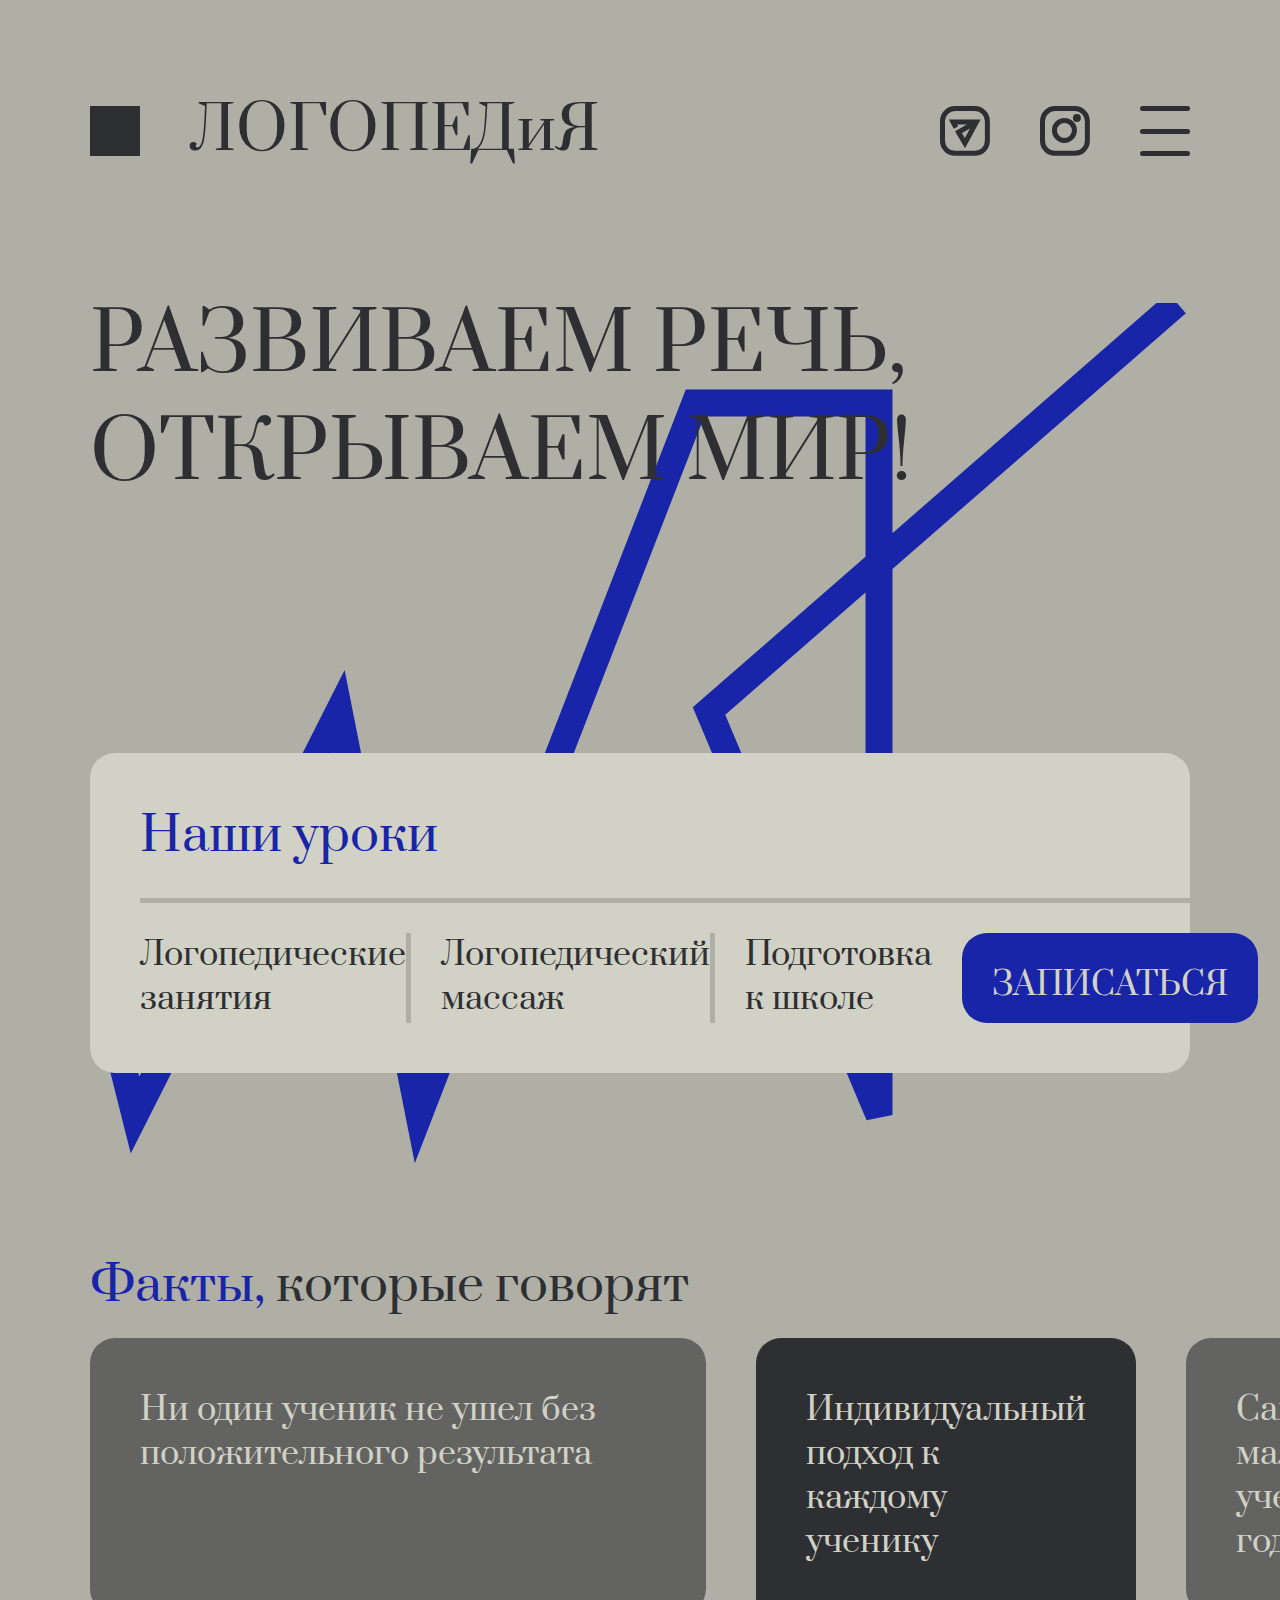
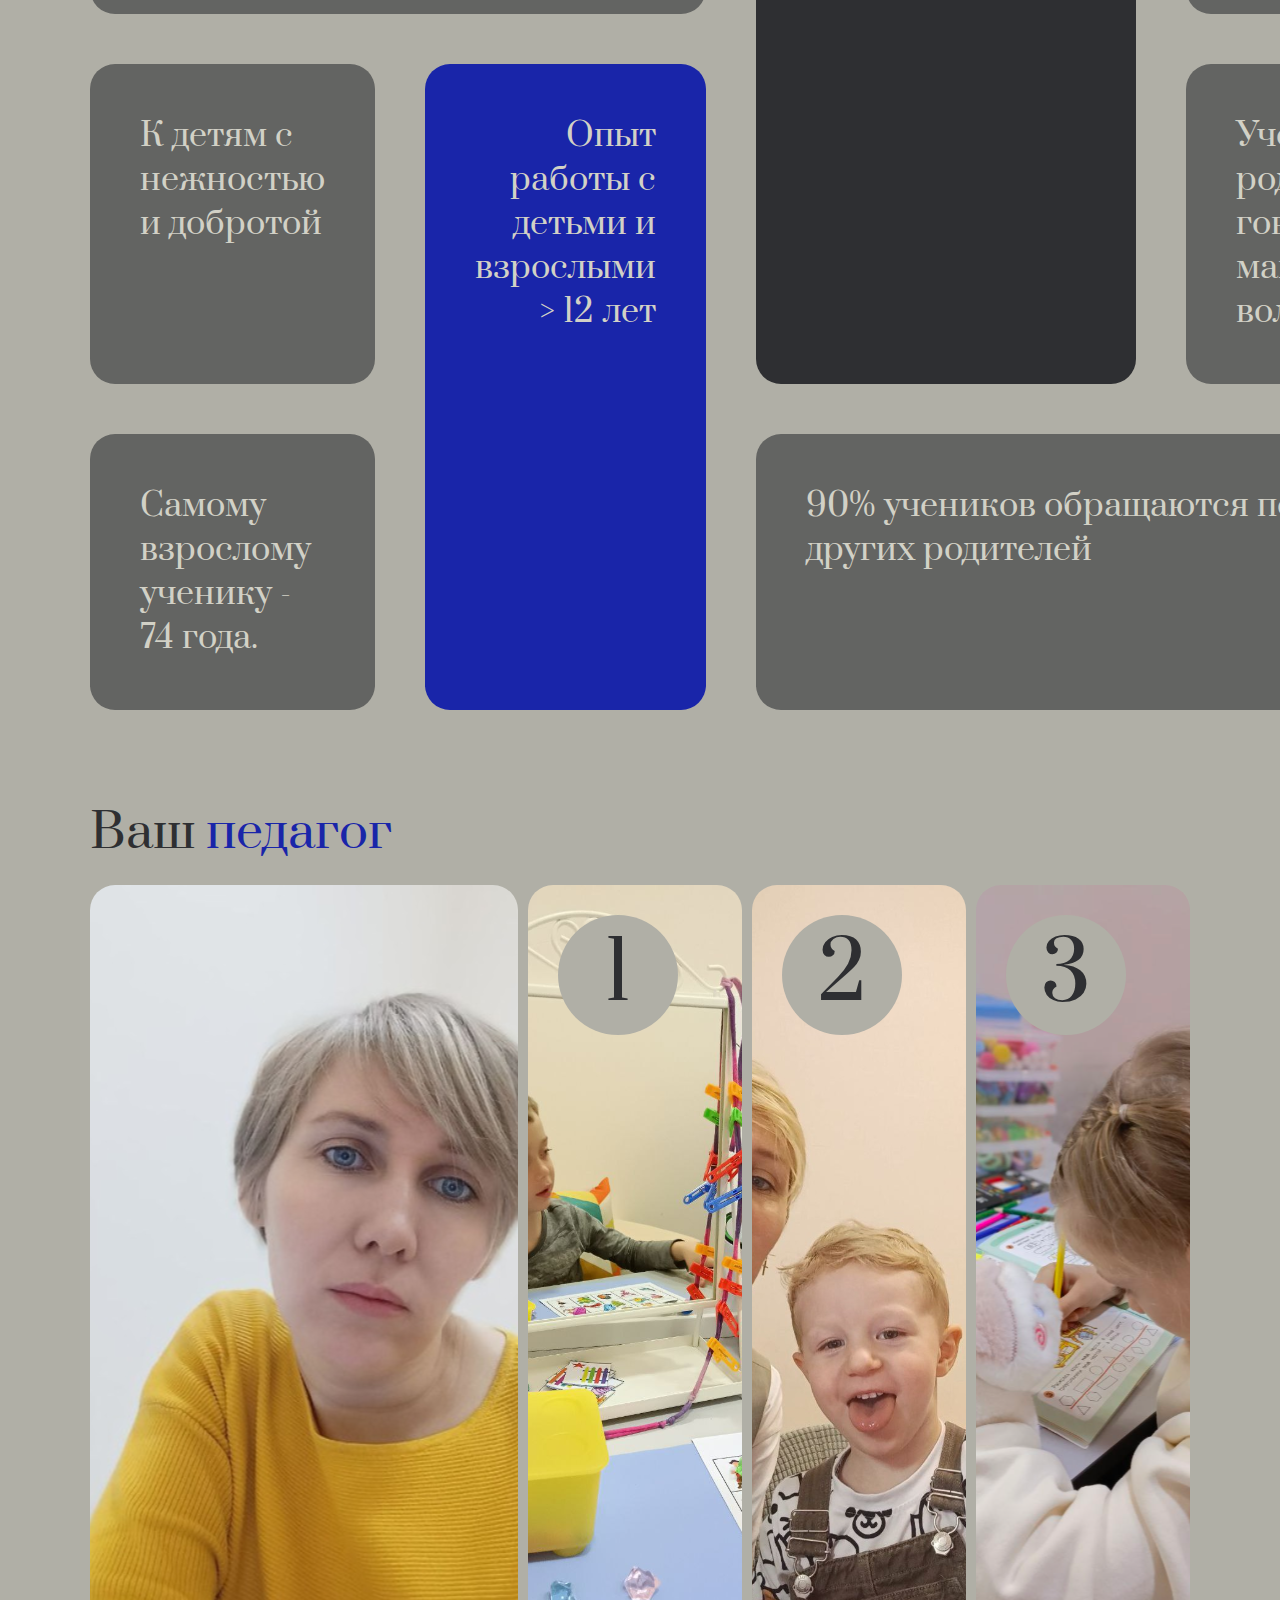
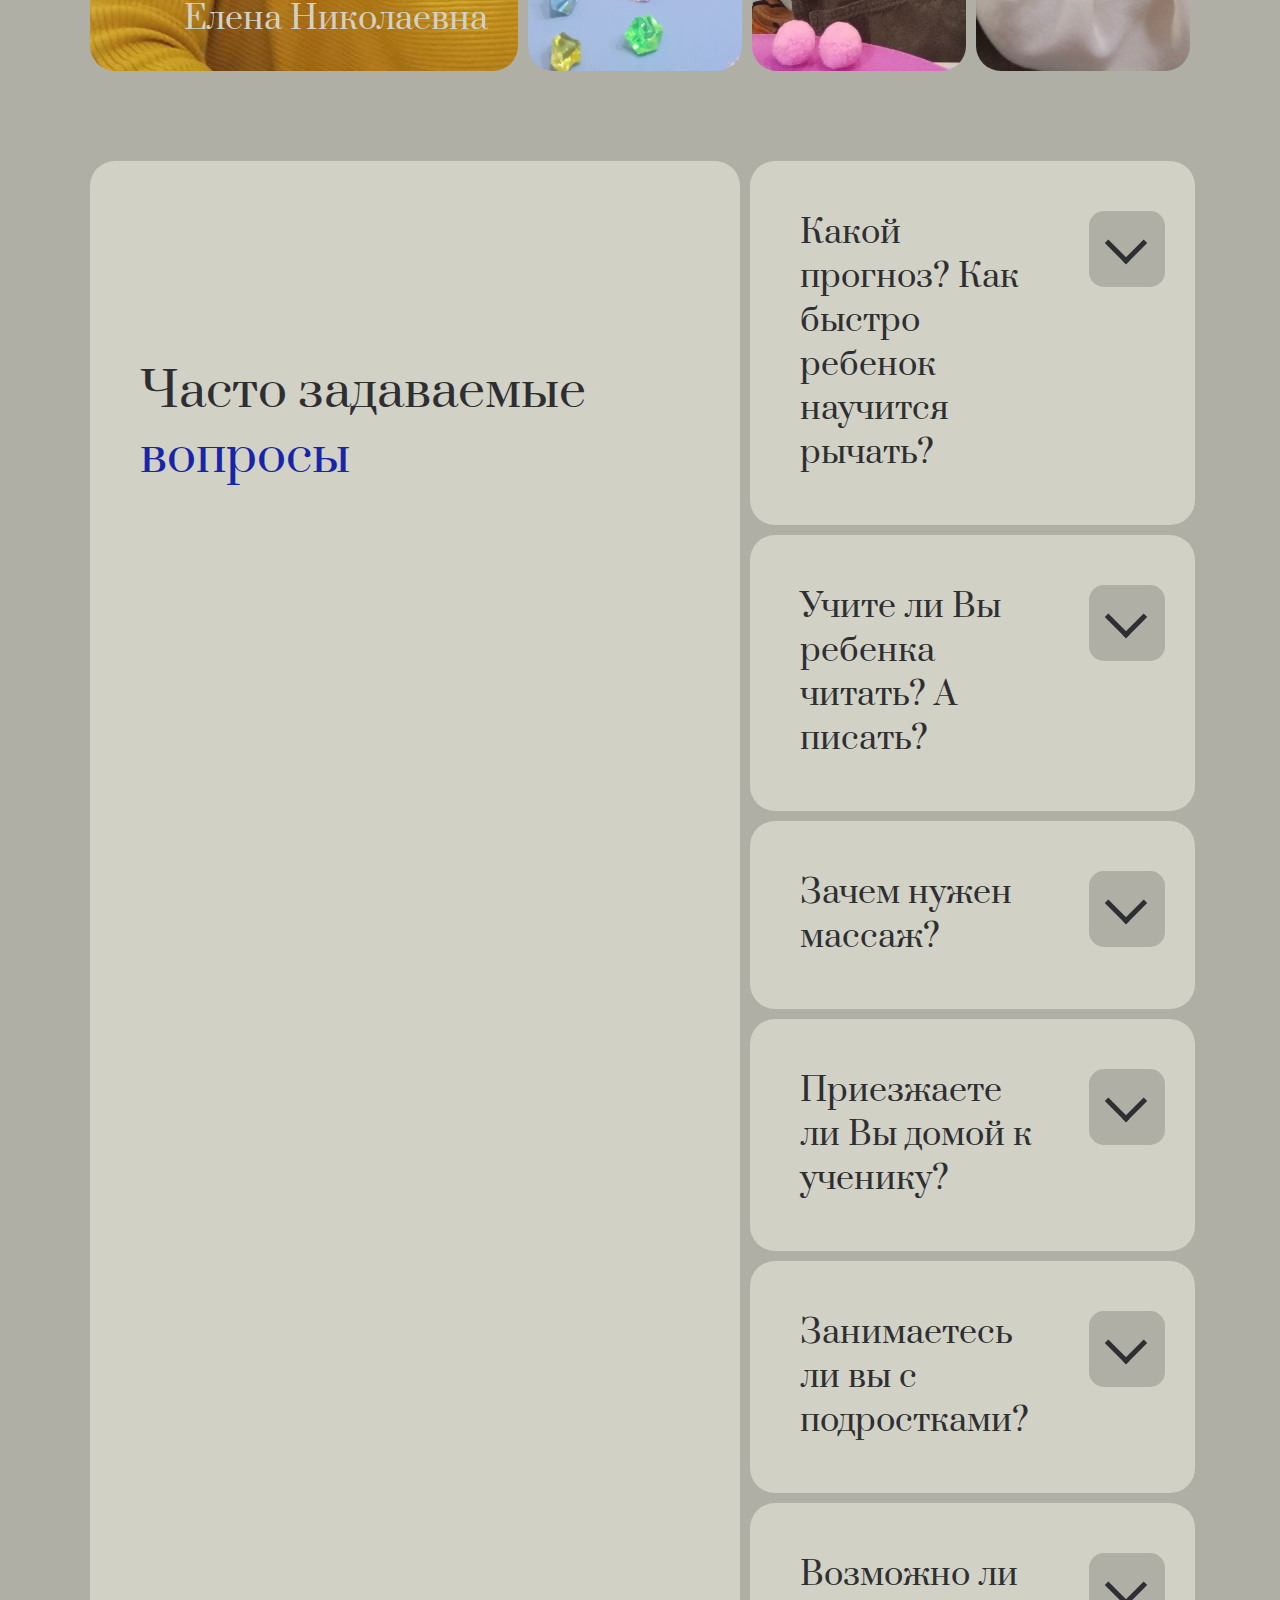
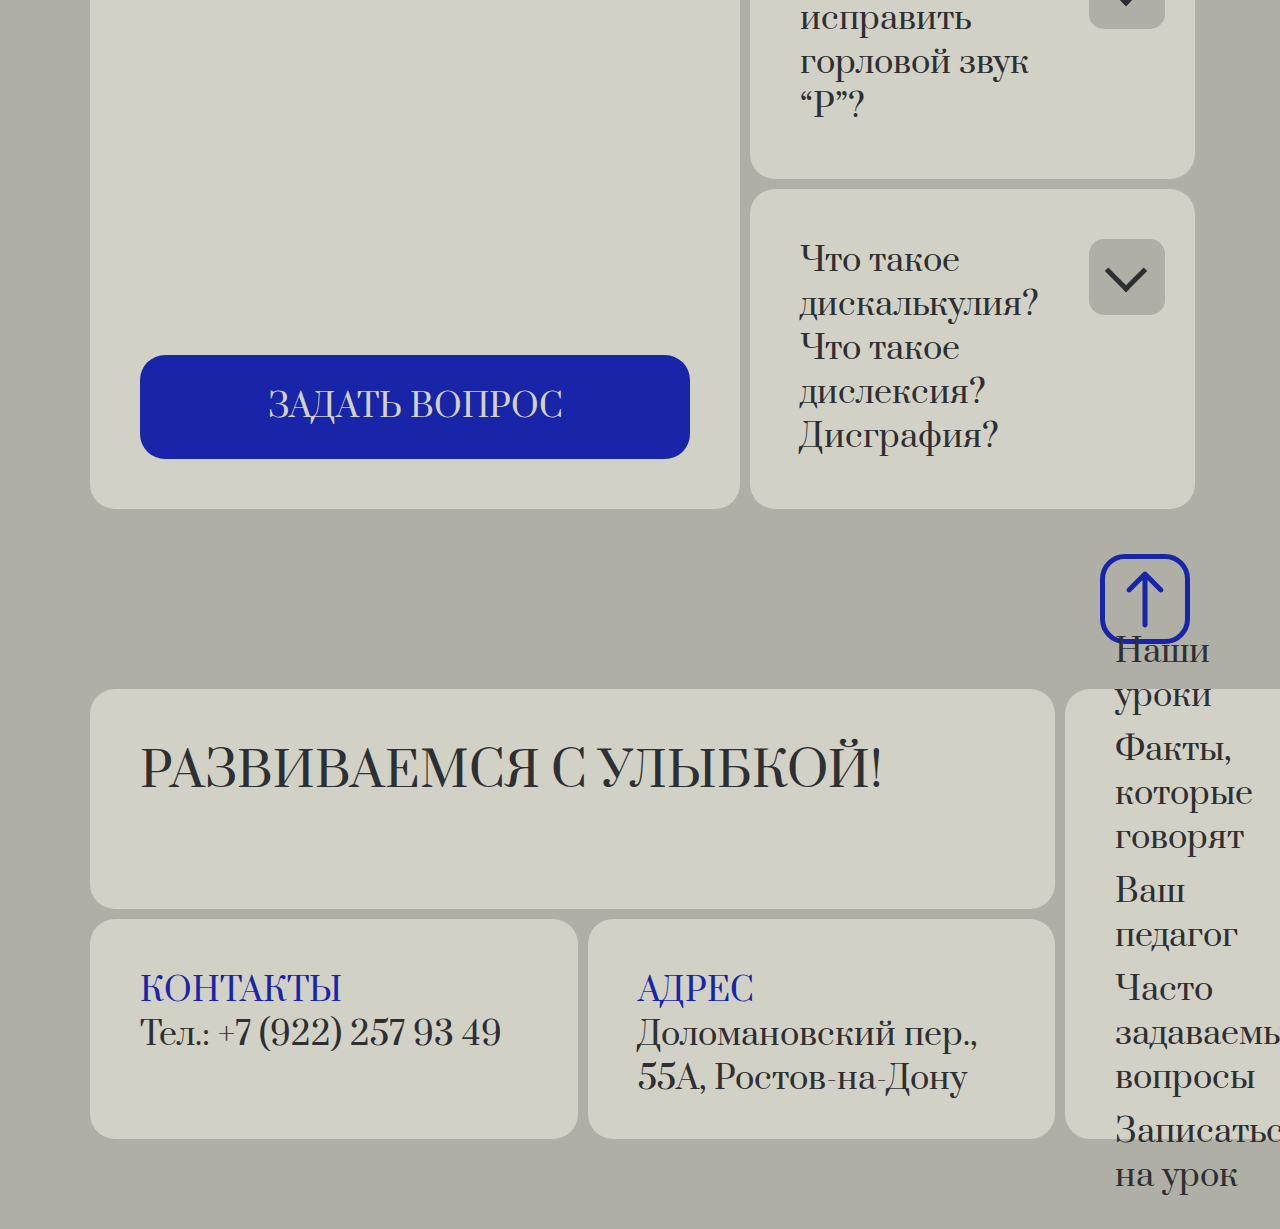
<file: pages/index.html>
<!DOCTYPE html>
<html lang="ru">

<head>
  <meta charset="UTF-8" />
  <meta name="viewport" content="width=device-width, initial-scale=1.0" />
  <title>Speech therapy sessions</title>
  <link rel="stylesheet" href="../styles/root.css" />
  <link rel="stylesheet" href="../styles/footer.css" />
  <link rel="stylesheet" href="../styles/header.css" />
  <link rel="stylesheet" href="../styles/home.css" />
  <link rel="preconnect" href="https://fonts.googleapis.com">
  <link rel="preconnect" href="https://fonts.gstatic.com" crossorigin>
  <link href="https://fonts.googleapis.com/css2?family=Oswald:wght@200..700&family=Prata&display=swap" rel="stylesheet">
</head>

<body class="prata-regular">
  <header class="header header_home" id="start">
    <div>
      <div class="items-wrapper">
        <div class="logotip">
          <div class="logotip__img">
            <svg width="50" height="50" viewBox="0 0 50 50" fill="none" xmlns="http://www.w3.org/2000/svg">
              <rect width="50" height="50" fill="#2E2F32" />
            </svg>
          </div>
          <div class="logotip__title fonts-size-60">
            ЛОГОПЕДиЯ
          </div>
        </div>
        <div class="navigation">
          <a href="https://t.me/govoryu24" target="_blank" class="custom-link">
            <svg width="50" height="50" viewBox="0 0 50 50" fill="none" xmlns="http://www.w3.org/2000/svg">
              <rect x="2.5" y="2.5" width="44.8682" height="44.8682" rx="12.5" stroke="currentColor" stroke-width="5" />
              <path d="M15.9569 21.6096L12.9648 15.9579L36.4029 15.9579L24.9332 37.0687L18.4504 26.0977L33 18"
                stroke="currentColor" stroke-width="5" />
            </svg>
          </a>
          <a href="https://www.instagram.com/logoped_elena_rnd_" target="_blank" class="custom-link">
            <svg width="50" height="50" viewBox="0 0 50 50" fill="none" xmlns="http://www.w3.org/2000/svg">
              <rect x="2.5" y="2.5" width="44.8682" height="44.8682" rx="12.5" stroke="currentColor" stroke-width="5" />
              <circle cx="24.4358" cy="24.4358" r="9.96706" stroke="currentColor" stroke-width="5" />
              <circle cx="36.9025" cy="11.968" r="2.5" fill="currentColor" stroke="currentColor"
                stroke-width="2.97892" />
            </svg>
          </a>
          <div class="menu">
            <input type="checkbox" id="burger-checkbox" class="burger-checkbox">
            <label for="burger-checkbox" class="burger"></label>
            <ul class="menu-list">
              <li class="line">
              </li>
              <li><a href="/pages/index.html#start" class="menu-item custom-link">Наши уроки</a>
              <li>
              <li><a href="/pages/index.html#facts" class="menu-item custom-link">Факты, которые
                  говорят</a>
              <li>
              <li><a href="/pages/index.html#teacher" class="menu-item custom-link">Ваш педагог</a>
              <li>
              <li><a href="/pages/index.html#questions" class="menu-item custom-link">Часто
                  задаваемые вопросы</a>
              <li>
              <li><a href="/pages/sign-up-for-a-lesson.html" class="menu-item custom-link">Записаться на урок</a>
              <li>
            </ul>
          </div>
        </div>
      </div>
      <div class="losung-header fonts-size-80">
        РАЗВИВАЕМ РЕЧЬ,
      </div>
      <div class="losung-header fonts-size-80 losung-header_2">
        ОТКРЫВАЕМ МИР!
      </div>
    </div>
    <div class="menu-lessons-wrapper" id="lessons">
      <div class="menu-item fonts-size-48">
        Наши уроки
      </div>
      <a href="/pages/speech-therapy-sessions.html" class="menu-item custom-link">
        Логопедические занятия
      </a>
      <a href="/pages/speech-therapy-massage.html" class="menu-item custom-link">
        Логопедический <br>массаж
      </a>
      <a href="/pages/preparation-for-school.html" class="menu-item custom-link">
        Подготовка <br>к школе
      </a>
      <a href="/pages/sign-up-for-a-lesson.html" class="menu-item custom-link custom-button">
        ЗАПИСАТЬСЯ
      </a>
    </div>
  </header>
  <main class="home">
    <section class="facts" id="facts">
      <h2 class="title-wrapper fonts-size-48">
        <span class="title-part1 text-color-blue">
          Факты,&nbsp;
        </span>
        <span class="title-part2">
          которые говорят
        </span>
      </h2>
      <div class="cards-wrapper">
        <div class="card">
          Ни один ученик не ушел без положительного результата
        </div>
        <div class="card">
          Индивидуальный подход к каждому ученику
        </div>
        <div class="card">
          Самому маленькому ученику - 3 года;
        </div>
        <div class="card">
          К детям с нежностью и добротой
        </div>
        <div class="card">
          Опыт работы с детьми и взрослыми <br>> 12 лет
        </div>
        <div class="card">
          Ученики и родители говорят, я маг и волшебница
        </div>
        <div class="card">
          Самому взрослому ученику - 74 года.
        </div>
        <div class="card">
          90% учеников обращаются по совету других родителей
        </div>
      </div>
    </section>

    <section class="teacher" id="teacher">
      <h2 class="title-wrapper fonts-size-48">
        <span class="title-part1">
          Ваш&nbsp;
        </span>
        <span class="title-part2 text-color-blue">
          педагог
        </span>
      </h2>
      <div class="photo-cards-wrapper">

        <div class="photo-card-wrapper">
          <div class="content-wrapper">
            <div class="content__text">
              Елена Николаевна
            </div>
          </div>
          <div class="photo-card">
          </div>
        </div>

        <div class="photo-card-wrapper">
          <div class="content-wrapper">
            <div class="circle fonts-size-80">
              1
            </div>
            <div class="content__text">
              Социально-гуманитарное образование
            </div>
          </div>
          <div class="photo-card">
          </div>
        </div>

        <div class="photo-card-wrapper">
          <div class="content-wrapper">
            <div class="circle fonts-size-80">
              2
            </div>
            <div class="content__text">
              Повышение квалификации учитель-логопед, дошкольное образование
            </div>
          </div>
          <div class="photo-card">
          </div>
        </div>

        <div class="photo-card-wrapper">
          <div class="content-wrapper">
            <div class="circle fonts-size-80">
              3
            </div>
            <div class="content__text">
              Повышение квалификации , курсы ручного логопедического массажа
            </div>
          </div>
          <div class="photo-card">
          </div>
        </div>

      </div>
    </section>

    <section class="questions" id="questions">
      <div class="question-cards-wrapper">
        <div class="question-card question-card_banner">
          <h2 class="title-wrapper fonts-size-48">
            <span class="title-part1">
              Часто задаваемые&nbsp;
            </span>
            <span class="title-part2 text-color-blue">
              вопросы
            </span>
          </h2>
          <a href="/pages/index.html?open-model-send-question=1"
            class="custom-link custom-button fonts-size-32 prata-regular">
            ЗАДАТЬ ВОПРОС
          </a>
        </div>
        <div class="question-cards-subwrapper">
          <div class="question-card">
            <input type="checkbox" id="checkbox-open-1" class="checkbox-open">
            <span class="question-card__question">Какой прогноз? Как быстро ребенок научится рычать?</span>
            <label class="checkbox-open-label" for="checkbox-open-1">
              <span class="checkbox-open-mark"></span>
            </label>
            <div class="question-card__answer">
              Результат зависит от индивидуальных особенностей ребёнка: состояния нервной системы, его возраста, а также
              частоты занятий.
            </div>
          </div>

          <div class="question-card">
            <input type="checkbox" id="checkbox-open-2" class="checkbox-open">
            <span class="question-card__question">Учите ли Вы ребенка читать? А писать?</span>
            <label class="checkbox-open-label" for="checkbox-open-2">
              <span class="checkbox-open-mark"></span>
            </label>
            <div class="question-card__answer">
              Да, обучаю чтению, грамоте, математике. А также занимаюсь коррекцией навыков ребёнка (чтения и почерка).
            </div>
          </div>

          <div class="question-card">
            <input type="checkbox" id="checkbox-open-3" class="checkbox-open">
            <span class="question-card__question">Зачем нужен массаж?</span>
            <label class="checkbox-open-label" for="checkbox-open-3">
              <span class="checkbox-open-mark"></span>
            </label>
            <div class="question-card__answer">
              Массаж улучшает кровообращение и работу мышц, восстанавливает их функцию. Снимает повышенный тонус и
              стимулирует при гипотонусе. Ускоряет процесс развития речи.
            </div>
          </div>

          <div class="question-card">
            <input type="checkbox" id="checkbox-open-4" class="checkbox-open">
            <span class="question-card__question">Приезжаете ли Вы домой к ученику?</span>
            <label class="checkbox-open-label" for="checkbox-open-4">
              <span class="checkbox-open-mark"></span>
            </label>
            <div class="question-card__answer">
              Нет, принимаю в кабинете.
            </div>
          </div>

          <div class="question-card">
            <input type="checkbox" id="checkbox-open-5" class="checkbox-open">
            <span class="question-card__question">Занимаетесь ли вы с подростками?</span>
            <label class="checkbox-open-label" for="checkbox-open-5">
              <span class="checkbox-open-mark"></span>
            </label>
            <div class="question-card__answer">
              Да, ко мне обращаются ученики разных возрастов: от 4 лет и взрослые.
            </div>
          </div>

          <div class="question-card">
            <input type="checkbox" id="checkbox-open-6" class="checkbox-open">
            <span class="question-card__question">Возможно ли исправить горловой звук “Р”?</span>
            <label class="checkbox-open-label" for="checkbox-open-6">
              <span class="checkbox-open-mark"></span>
            </label>
            <div class="question-card__answer">
              Да, возможно. 80% детей обращаются именно по этой причине.
            </div>
          </div>

          <div class="question-card">
            <input type="checkbox" id="checkbox-open-7" class="checkbox-open">
            <span class="question-card__question">Что такое дискалькулия? Что такое дислексия? Дисграфия?</span>
            <label class="checkbox-open-label" for="checkbox-open-7">
              <span class="checkbox-open-mark"></span>
            </label>
            <div class="question-card__answer">
              Дискалькулия — расстройство, из-за которого человек плохо ориентируется в мире чисел, с трудом производит
              арифметические действия.&nbsp;

              Дислексия — это расстройство способности к обучению, при котором возникают сложности с распознаванием слов
              при чтении и письмом под диктовку.&nbsp;

              Дисграфия — расстройство навыков письма, которое проявляется трудностью в соотнесении звуков устной речи и
              букв, их звучания и начертания.
            </div>
          </div>

        </div>
      </div>
    </section>
    <div class="arrow-up-wrapper">
      <a href="/pages/index.html" class="arrow-up">
        <svg width="38" height="57" viewBox="0 0 38 57" fill="none" xmlns="http://www.w3.org/2000/svg">
          <path
            d="M20.7678 1.23223C19.7915 0.255922 18.2085 0.255922 17.2322 1.23223L1.32233 17.1421C0.34602 18.1184 0.34602 19.7014 1.32233 20.6777C2.29864 21.654 3.88155 21.654 4.85786 20.6777L19 6.53553L33.1421 20.6777C34.1184 21.654 35.7014 21.654 36.6777 20.6777C37.654 19.7014 37.654 18.1184 36.6777 17.1421L20.7678 1.23223ZM16.5 54C16.5 55.3807 17.6193 56.5 19 56.5C20.3807 56.5 21.5 55.3807 21.5 54H16.5ZM19 3H16.5V54H19H21.5V3H19Z"
            fill="currentColor" />
        </svg>
      </a>
    </div>
  </main>

  <footer class="footer home">
    <div class="cards-wrapper cards-wrapper_main">
      <div class="cards-wrapper cards-wrapper_column">
        <div class="card card_slogan fonts-size-48">
          РАЗВИВАЕМСЯ С УЛЫБКОЙ!
        </div>

        <div class="cards-wrapper">
          <div class="card card_telephone">
            <div class="card_telephone-title">
              КОНТАКТЫ
            </div>
            <div>
              Тел.: +7 (922) 257 93 49
            </div>
          </div>

          <div class="card card_address">
            <div class="card_address-title">
              АДРЕС
            </div>
            <div>
              Доломановский пер., 55А, Ростов-на-Дону
            </div>
          </div>
        </div>
      </div>

      <div class="card card_navigation">
        <a href="/pages/index.html#start" class="custom-link">
          Наши уроки
        </a>
        <a href="/pages/index.html#facts" class="custom-link">
          Факты, которые говорят
        </a>
        <a href="/pages/index.html#teacher" class="custom-link">
          Ваш педагог
        </a>
        <a href="/pages/index.html#questions" class="custom-link">
          Часто задаваемые вопросы
        </a>
        <a href="/pages/sign-up-for-a-lesson.html" class="custom-link">
          Записаться на урок
        </a>
      </div>

      <div class="cards-wrapper cards-wrapper_social cards-wrapper_column">
        <div class="card card_social">
          <a href="https://t.me/govoryu24" target="_blank" class="custom-link"><svg width="107" height="107"
              viewBox="0 0 107 107" fill="none" xmlns="http://www.w3.org/2000/svg">
              <rect x="4" y="4" width="98.6667" height="98.6667" rx="21" stroke="currentColor" stroke-width="8" />
              <path d="M34.1324 46.2221L27.7324 34.1333L77.8658 34.1333L53.3324 79.2888L39.4658 55.8221L72.5 37.5"
                stroke="currentColor" stroke-width="8" />
            </svg>
          </a>
        </div>
        <div class="card card_social">
          <a href="https://www.instagram.com/logoped_elena_rnd_" target="_blank" class="custom-link"><svg width="107"
              height="107" viewBox="0 0 107 107" fill="none" xmlns="http://www.w3.org/2000/svg">
              <rect x="4" y="4" width="98.6667" height="98.6667" rx="21" stroke="currentColor" stroke-width="8" />
              <circle cx="52.2668" cy="52.2668" r="22.6667" stroke="currentColor" stroke-width="8" />
              <circle cx="82.9332" cy="23.6002" r="8.53333" fill="currentColor" />
            </svg>
          </a>
        </div>

      </div>
    </div>

  </footer>

  <div class="model model-success-record">
    <div class="success-record-wrapper">
      <div class="title fonts-size-48">
        Вы записаны на урок!
      </div>
      <div class="subtitle fonts-size-48">
        Вся подробная информация о записи у Вас на почте!
      </div>
      <button class="close">
        <svg width="36" height="36" viewBox="0 0 36 36" fill="none" xmlns="http://www.w3.org/2000/svg">
          <path d="M3 3L33 33" stroke="currentColor" stroke-width="5" stroke-linecap="round" />
          <path d="M33 3L3 33" stroke="currentColor" stroke-width="5" stroke-linecap="round" />
        </svg>
      </button>
    </div>
  </div>

  <div class="model model-send-question">
    <div class="modal-fon">
      <div class="send-question-wrapper">
        <div class="title fonts-size-48">
          <div>
            Часто задаваемые
          </div>
          <div class="text-color-blue">
            вопросы
          </div>
        </div>
        <div class="field-entry-wrapper">
          <textarea name="text" class="field-entry-block field-entry-block_text fonts-size-32 prata-regular"
            id="question" cols="1" rows="3" placeholder="Напишите свой вопрос здесь"></textarea>
        </div>
        <div class="field-entry-wrapper">
          <label for="email" class="field-entry-title">Адрес Вашей эл. почты для обратной связи
          </label>
          <input type="email" class="field-entry-block fonts-size-32 prata-regular" id="email"
            placeholder="xxxxxxxxx_xxxx@gmail.com">
        </div>
        <div class="button-send-question-wrapper">
          <a class="custom-link send custom-button fonts-size-32 prata-regular button-send-question"
            href="/pages/index.html#questions">
            ОТПРАВИТЬ
          </a>
        </div>
      </div>
    </div>
  </div>
  <script src="../scripts/home.js"></script>
</body>

</html>
</file>
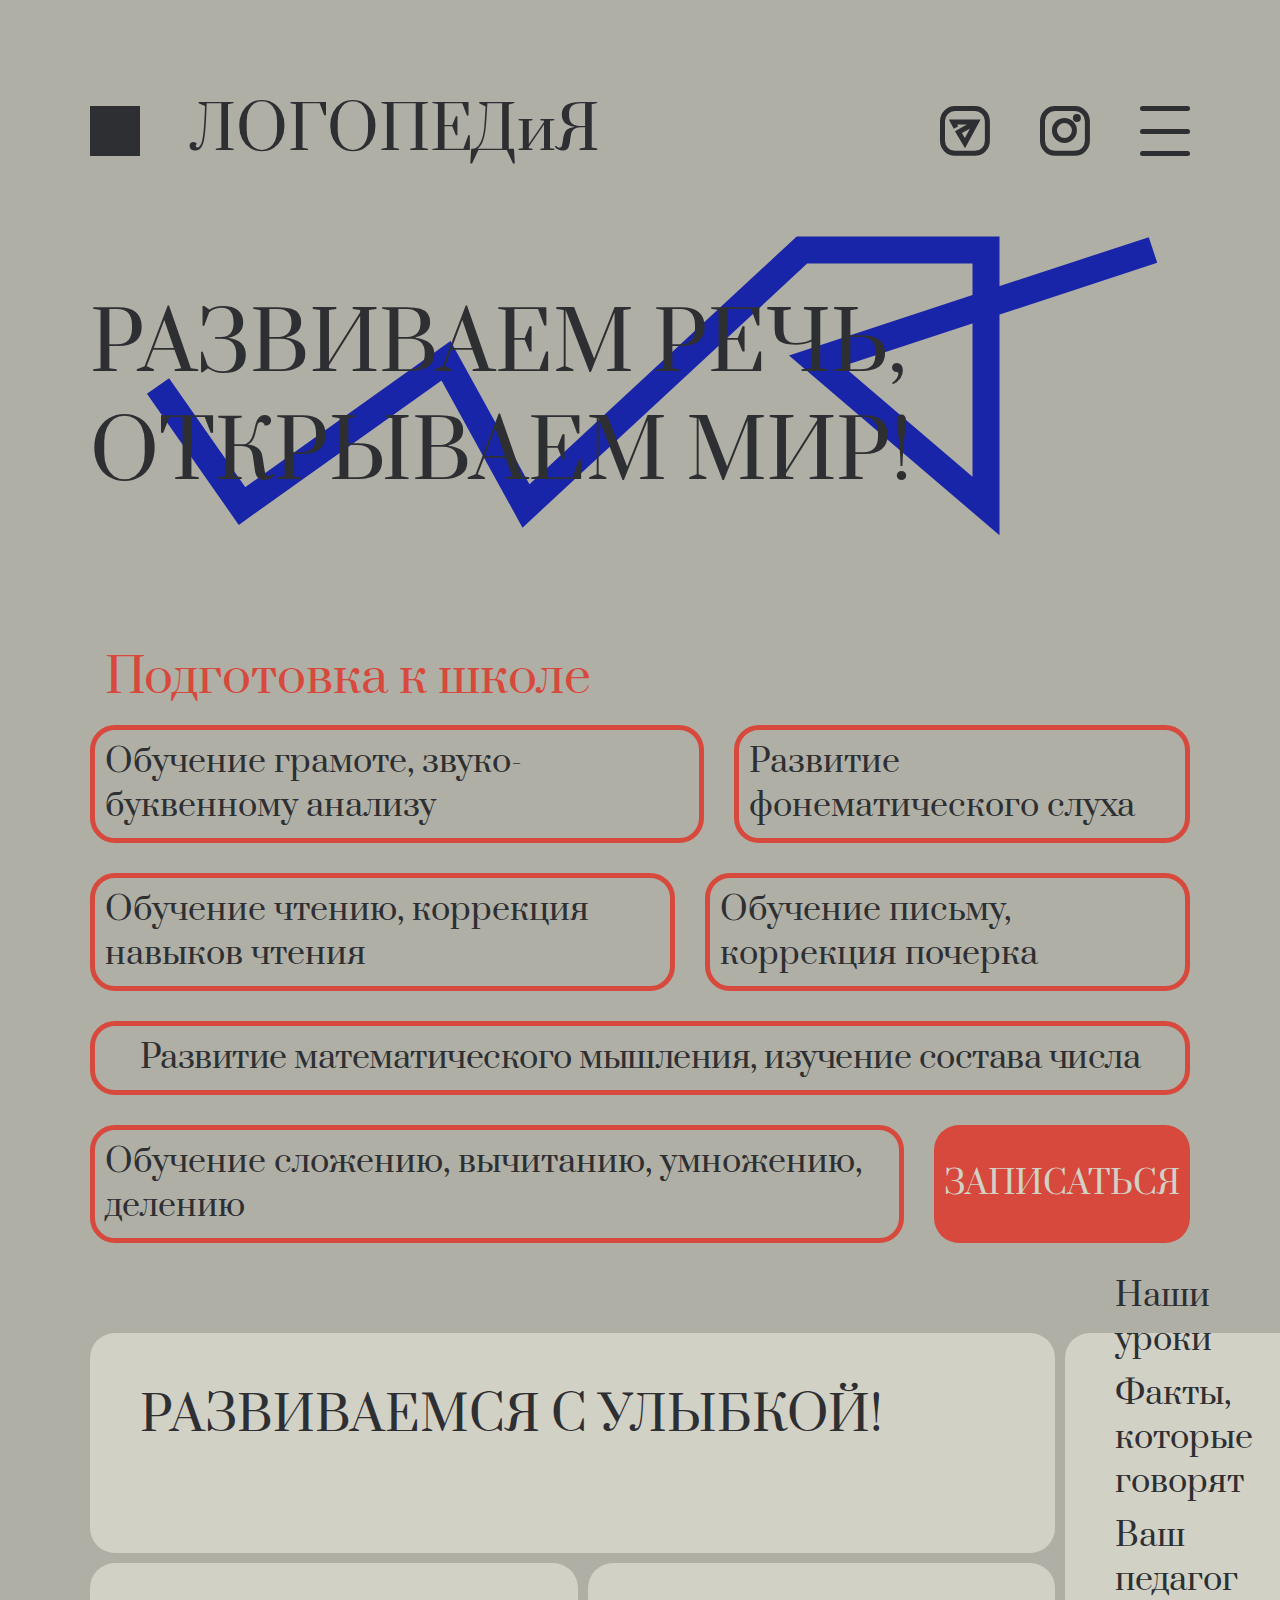
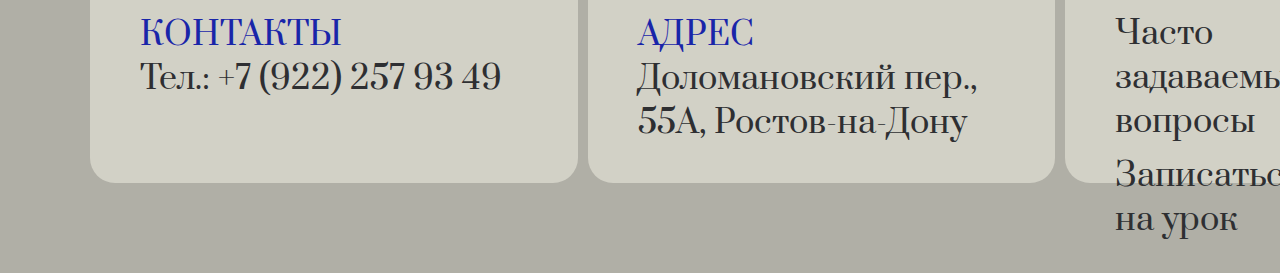
<file: pages/preparation-for-school.html>
<!DOCTYPE html>
<html lang="ru">

<head>
  <meta charset="UTF-8" />
  <meta name="viewport" content="width=device-width, initial-scale=1.0" />
  <title>Preparation for school</title>
  <link rel="stylesheet" href="../styles/root.css" />
  <link rel="stylesheet" href="../styles/footer.css" />
  <link rel="stylesheet" href="../styles/header.css" />
  <link rel="stylesheet" href="../styles/preparation-for-school.css" />
  <link rel="preconnect" href="https://fonts.googleapis.com">
  <link rel="preconnect" href="https://fonts.gstatic.com" crossorigin>
  <link href="https://fonts.googleapis.com/css2?family=Oswald:wght@200..700&family=Prata&display=swap" rel="stylesheet">
</head>

<body class="prata-regular">
  <header class="header">
    <div class="items-wrapper">
      <div class="logotip">
        <div class="logotip__img">
          <svg width="50" height="50" viewBox="0 0 50 50" fill="none" xmlns="http://www.w3.org/2000/svg">
            <rect width="50" height="50" fill="#2E2F32" />
          </svg>
        </div>
        <div class="logotip__title fonts-size-60">
          ЛОГОПЕДиЯ
        </div>
      </div>
      <div class="navigation">
        <a href="https://t.me/govoryu24" target="_blank" class="custom-link">
          <svg width="50" height="50" viewBox="0 0 50 50" fill="none" xmlns="http://www.w3.org/2000/svg">
            <rect x="2.5" y="2.5" width="44.8682" height="44.8682" rx="12.5" stroke="currentColor" stroke-width="5" />
            <path d="M15.9569 21.6096L12.9648 15.9579L36.4029 15.9579L24.9332 37.0687L18.4504 26.0977L33 18"
              stroke="currentColor" stroke-width="5" />
          </svg>
        </a>
        <a href="https://www.instagram.com/logoped_elena_rnd_" target="_blank" class="custom-link">
          <svg width="50" height="50" viewBox="0 0 50 50" fill="none" xmlns="http://www.w3.org/2000/svg">
            <rect x="2.5" y="2.5" width="44.8682" height="44.8682" rx="12.5" stroke="currentColor" stroke-width="5" />
            <circle cx="24.4358" cy="24.4358" r="9.96706" stroke="currentColor" stroke-width="5" />
            <circle cx="36.9025" cy="11.968" r="2.5" fill="currentColor" stroke="currentColor" stroke-width="2.97892" />
          </svg>
        </a>
        <div class="menu">
          <input type="checkbox" id="burger-checkbox" class="burger-checkbox">
          <label for="burger-checkbox" class="burger"></label>
          <ul class="menu-list">
            <li class="line">
            </li>
            <li><a href="/pages/index.html#start" class="menu-item custom-link">Наши уроки</a>
            <li>
            <li><a href="/pages/index.html#facts" class="menu-item custom-link">Факты, которые
                говорят</a>
            <li>
            <li><a href="/pages/index.html#teacher" class="menu-item custom-link">Ваш педагог</a>
            <li>
            <li><a href="/pages/index.html#questions" class="menu-item custom-link">Часто задаваемые
                вопросы</a>
            <li>
            <li><a href="/pages/sign-up-for-a-lesson.html" class="menu-item custom-link">Записаться
                на урок</a>
            <li>
          </ul>
        </div>
      </div>
    </div>
    <div class="losung-header fonts-size-80">
      РАЗВИВАЕМ РЕЧЬ,
    </div>
    <div class="losung-header fonts-size-80 losung-header_2">
      ОТКРЫВАЕМ МИР!
    </div>
  </header>
  <main class="preparation-for-school">
    <section class="logo-school-section">
      <h2 class="logo-school__title fonts-size-48">
        Подготовка к школе
      </h2>

      <div class="cards-wrapper">
        <div class="cards-row">
          <div class="card">
            Обучение грамоте, звуко-буквенному анализу
          </div>
          <div class="card">
            Развитие фонематического слуха
          </div>
        </div>

        <div class="cards-row">
          <div class="card">
            Обучение чтению, коррекция навыков чтения
          </div>
          <div class="card">
            Обучение письму, коррекция почерка
          </div>
        </div>

        <div class="cards-row">
          <div class="card card_1">
            Развитие математического мышления, изучение состава числа
          </div>
        </div>

        <div class="cards-row">
          <div class="card">
            Обучение сложению, вычитанию, умножению, делению
          </div>
          <a href="/pages/sign-up-for-a-lesson.html"
            class="custom-link custom-button sign-up-button fonts-size-32 prata-regular">
            ЗАПИСАТЬСЯ
          </a>
        </div>
      </div>
    </section>
  </main>

  <footer class="footer">
    <div class="cards-wrapper cards-wrapper_main">
      <div class="cards-wrapper cards-wrapper_column">
        <div class="card card_slogan fonts-size-48">
          РАЗВИВАЕМСЯ С УЛЫБКОЙ!
        </div>

        <div class="cards-wrapper">
          <div class="card card_telephone">
            <div class="card_telephone-title">
              КОНТАКТЫ
            </div>
            <div>
              Тел.: +7 (922) 257 93 49
            </div>
          </div>

          <div class="card card_address">
            <div class="card_address-title">
              АДРЕС
            </div>
            <div>
              Доломановский пер., 55А, Ростов-на-Дону
            </div>
          </div>
        </div>
      </div>

      <div class="card card_navigation">
        <a href="/pages/index.html#start" class="custom-link">
          Наши уроки
        </a>
        <a href="/pages/index.html#facts" class="custom-link">
          Факты, которые говорят
        </a>
        <a href="/pages/index.html#teacher" class="custom-link">
          Ваш педагог
        </a>
        <a href="/pages/index.html#questions" class="custom-link">
          Часто задаваемые вопросы
        </a>
        <a href="/pages/sign-up-for-a-lesson.html" class="custom-link">
          Записаться на урок
        </a>
      </div>

      <div class="cards-wrapper cards-wrapper_social cards-wrapper_column">
        <div class="card card_social">
          <a href="https://t.me/govoryu24" target="_blank" class="custom-link"><svg width="107" height="107"
              viewBox="0 0 107 107" fill="none" xmlns="http://www.w3.org/2000/svg">
              <rect x="4" y="4" width="98.6667" height="98.6667" rx="21" stroke="currentColor" stroke-width="8" />
              <path d="M34.1324 46.2221L27.7324 34.1333L77.8658 34.1333L53.3324 79.2888L39.4658 55.8221L72.5 37.5"
                stroke="currentColor" stroke-width="8" />
            </svg>
          </a>
        </div>
        <div class="card card_social">
          <a href="https://www.instagram.com/logoped_elena_rnd_" target="_blank" class="custom-link"><svg width="107"
              height="107" viewBox="0 0 107 107" fill="none" xmlns="http://www.w3.org/2000/svg">
              <rect x="4" y="4" width="98.6667" height="98.6667" rx="21" stroke="currentColor" stroke-width="8" />
              <circle cx="52.2668" cy="52.2668" r="22.6667" stroke="currentColor" stroke-width="8" />
              <circle cx="82.9332" cy="23.6002" r="8.53333" fill="currentColor" />
            </svg>
          </a>
        </div>

      </div>
    </div>

  </footer>
</body>

</html>
</file>
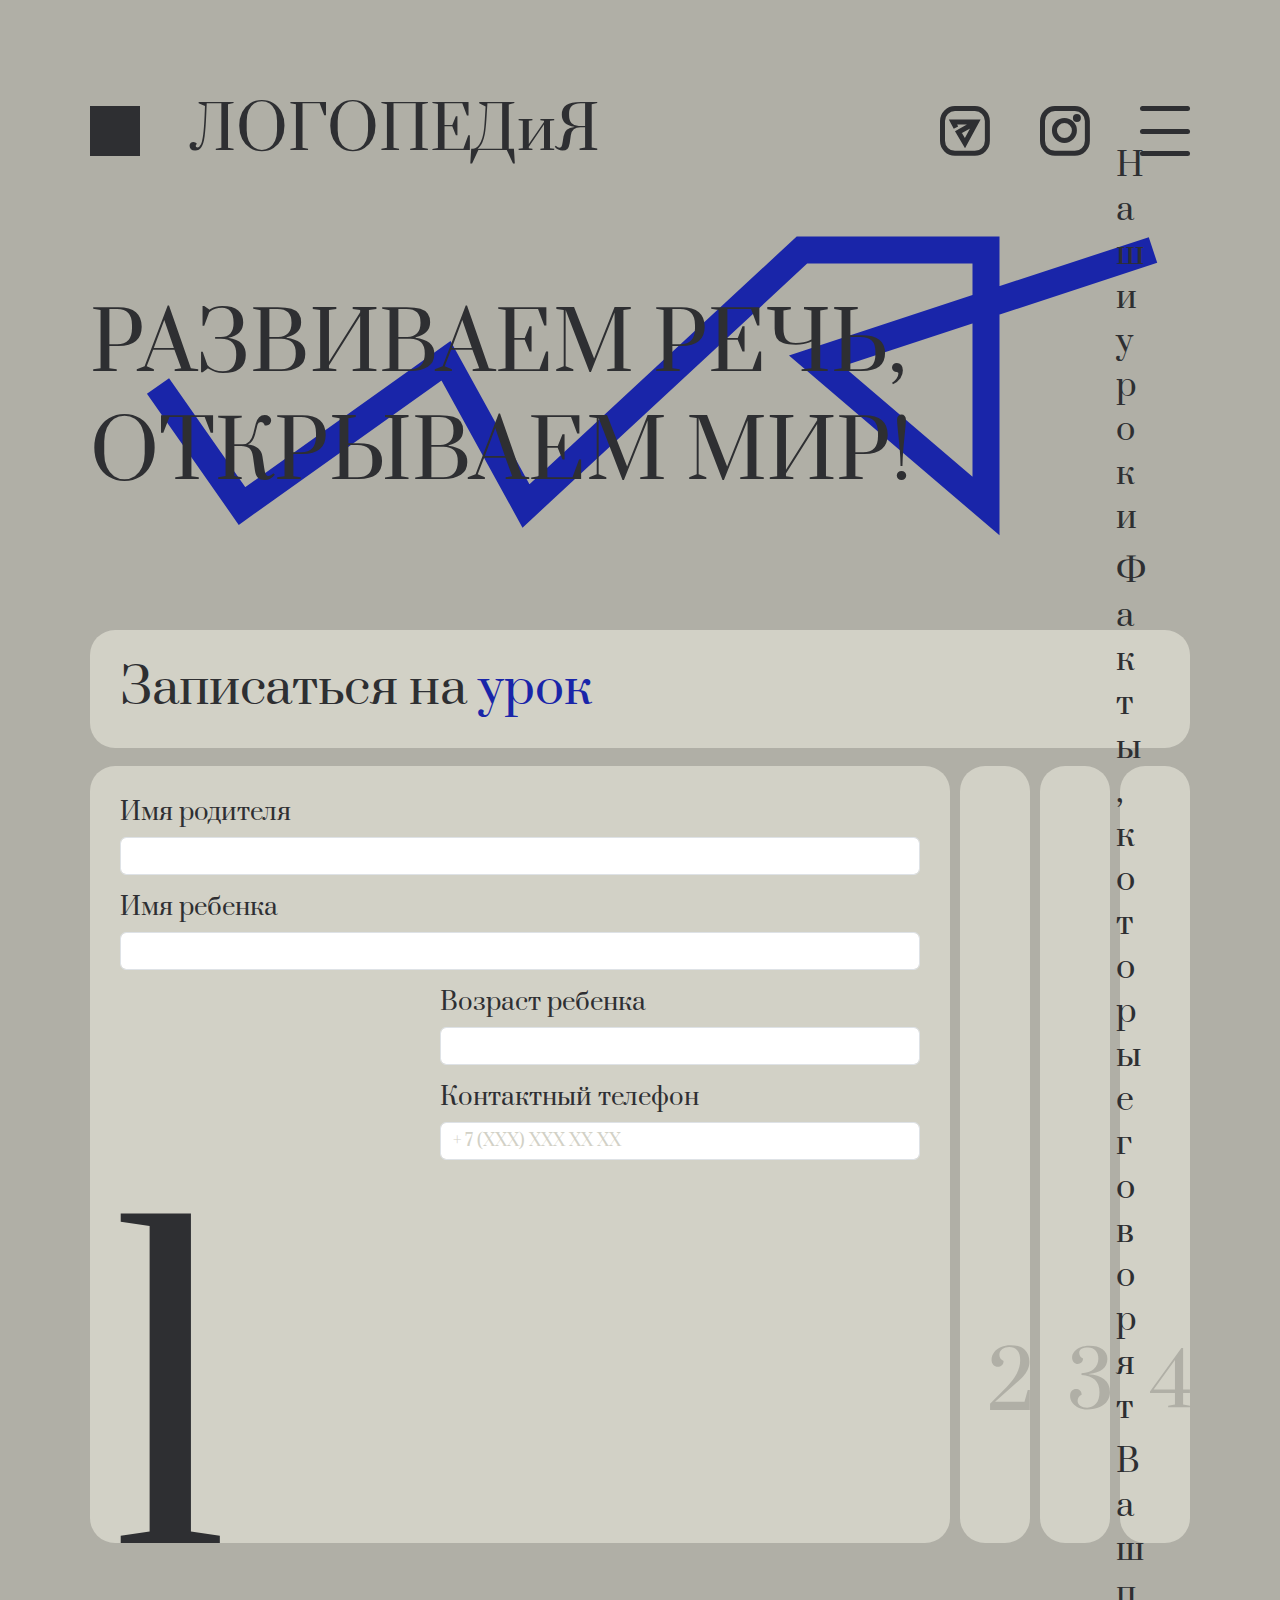
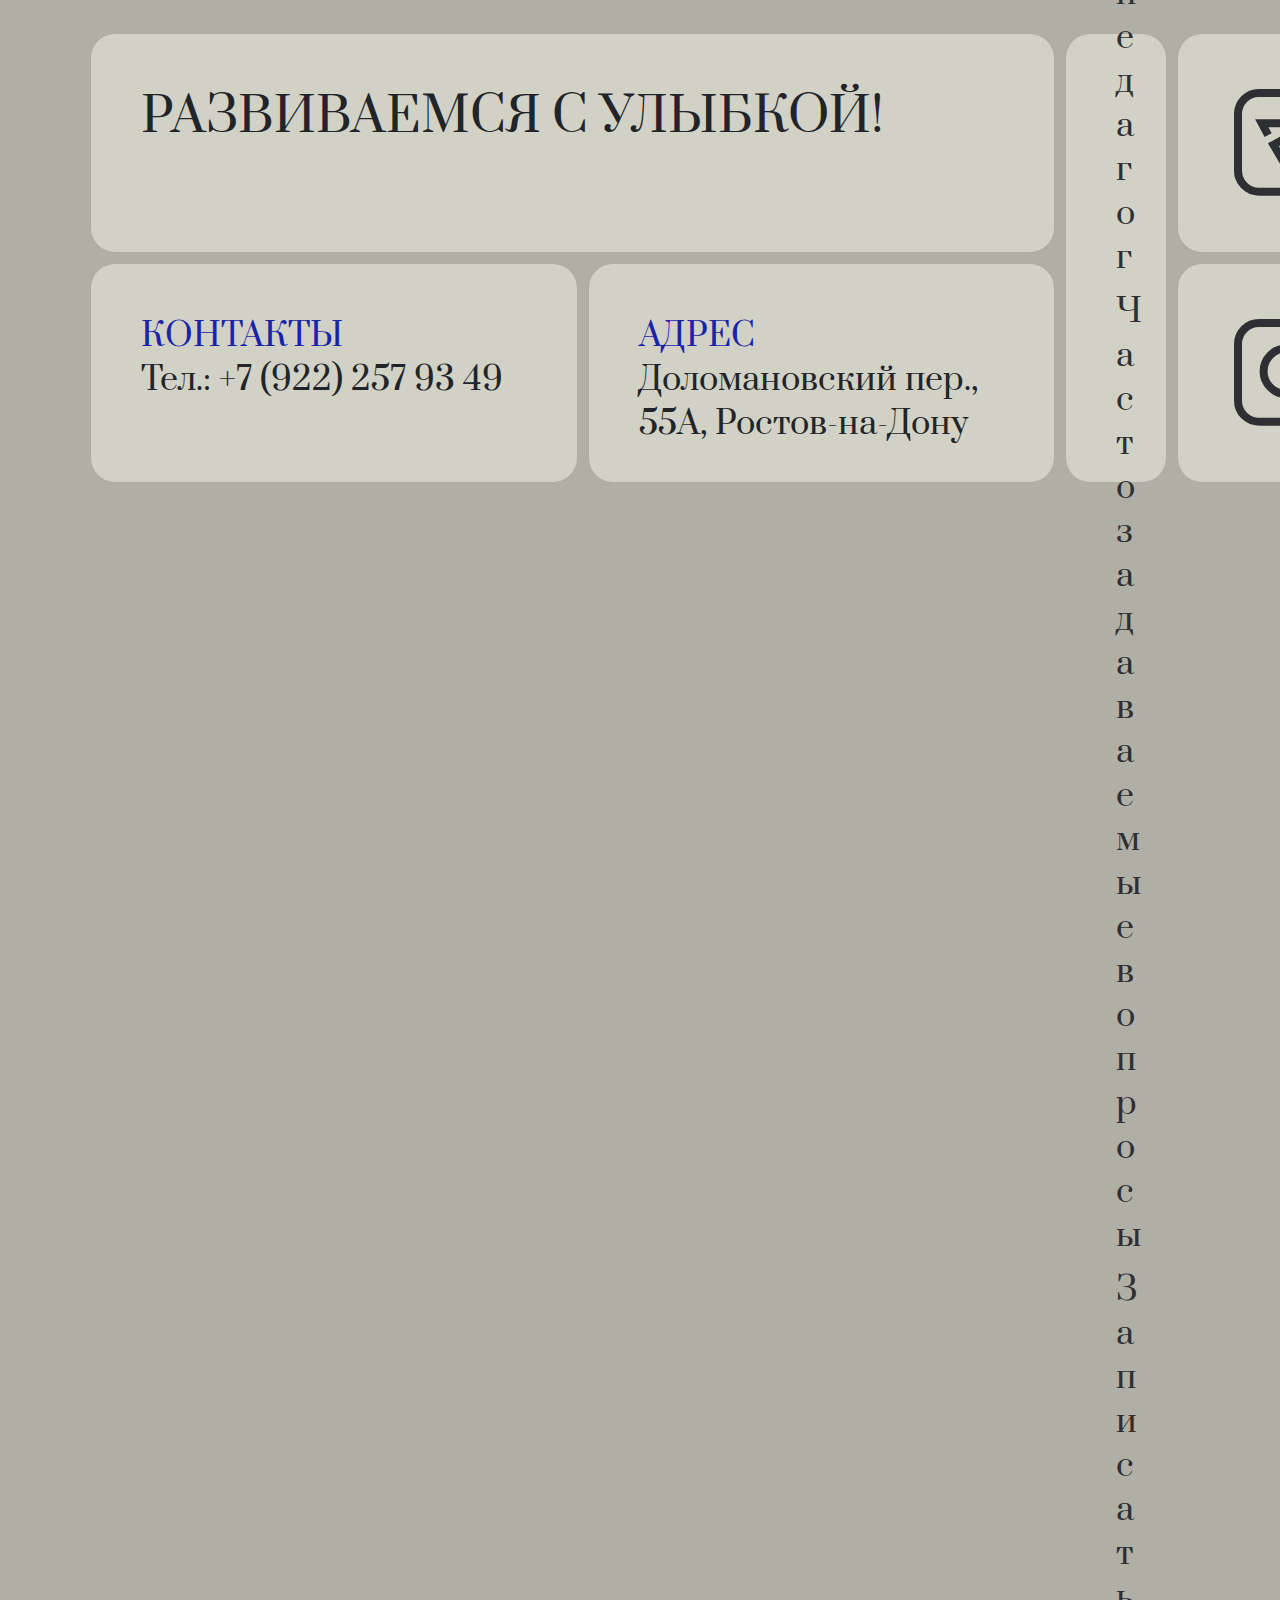
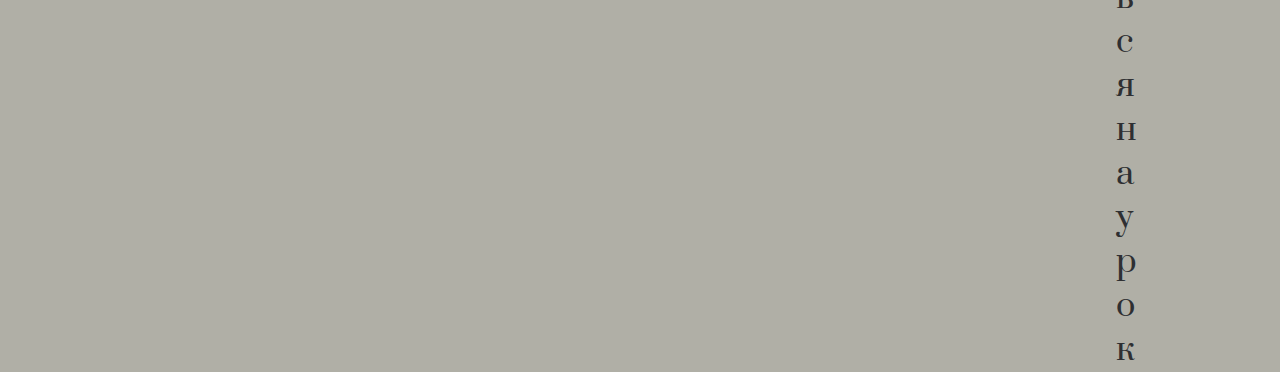
<file: pages/sign-up-for-a-lesson.html>
<!DOCTYPE html>
<html lang="ru">

<head>
  <meta charset="UTF-8" />
  <meta name="viewport" content="width=device-width, initial-scale=1.0" />
  <title>Speech therapy sessions</title>
  <link rel="stylesheet" href="../styles/root.css" />
  <link rel="stylesheet" href="../styles/footer.css" />
  <link rel="stylesheet" href="../styles/header.css" />
  <link rel="stylesheet" href="../styles/sign-up-for-a-lesson.css" />
  <link rel="preconnect" href="https://fonts.googleapis.com">
  <link rel="preconnect" href="https://fonts.gstatic.com" crossorigin>
  <link href="https://fonts.googleapis.com/css2?family=Oswald:wght@200..700&family=Prata&display=swap" rel="stylesheet">
  <link rel="stylesheet" href="../styles/bootstrap/index.css">
</head>

<body class="prata-regular">
  <header class="header">
    <div class="items-wrapper">
      <div class="logotip">
        <div class="logotip__img">
          <svg width="50" height="50" viewBox="0 0 50 50" fill="none" xmlns="http://www.w3.org/2000/svg">
            <rect width="50" height="50" fill="#2E2F32" />
          </svg>
        </div>
        <div class="logotip__title fonts-size-60">
          ЛОГОПЕДиЯ
        </div>
      </div>
      <div class="navigation">
        <a href="https://t.me/govoryu24" target="_blank" class="custom-link">
          <svg width="50" height="50" viewBox="0 0 50 50" fill="none" xmlns="http://www.w3.org/2000/svg">
            <rect x="2.5" y="2.5" width="44.8682" height="44.8682" rx="12.5" stroke="currentColor" stroke-width="5" />
            <path d="M15.9569 21.6096L12.9648 15.9579L36.4029 15.9579L24.9332 37.0687L18.4504 26.0977L33 18"
              stroke="currentColor" stroke-width="5" />
          </svg>
        </a>
        <a href="https://www.instagram.com/logoped_elena_rnd_" target="_blank" class="custom-link">
          <svg width="50" height="50" viewBox="0 0 50 50" fill="none" xmlns="http://www.w3.org/2000/svg">
            <rect x="2.5" y="2.5" width="44.8682" height="44.8682" rx="12.5" stroke="currentColor" stroke-width="5" />
            <circle cx="24.4358" cy="24.4358" r="9.96706" stroke="currentColor" stroke-width="5" />
            <circle cx="36.9025" cy="11.968" r="2.5" fill="currentColor" stroke="currentColor" stroke-width="2.97892" />
          </svg>
        </a>
        <div class="menu">
          <input type="checkbox" id="burger-checkbox" class="burger-checkbox">
          <label for="burger-checkbox" class="burger"></label>
          <ul class="menu-list">
            <li class="line">
            </li>
            <li><a href="/pages/index.html#start" class="menu-item custom-link">Наши уроки</a>
            <li>
            <li><a href="/pages/index.html#facts" class="menu-item custom-link">Факты, которые
                говорят</a>
            <li>
            <li><a href="/pages/index.html#teacher" class="menu-item custom-link">Ваш педагог</a>
            <li>
            <li><a href="/pages/index.html#questions" class="menu-item custom-link">Часто задаваемые
                вопросы</a>
            <li>
            <li><a href="/pages/sign-up-for-a-lesson.html" class="menu-item custom-link">Записаться
                на урок</a>
            <li>
          </ul>
        </div>
      </div>
    </div>
    <div class="losung-header fonts-size-80">
      РАЗВИВАЕМ РЕЧЬ,
    </div>
    <div class="losung-header fonts-size-80 losung-header_2">
      ОТКРЫВАЕМ МИР!
    </div>
  </header>
  <main class="sign-up-for-a-lesson">
    <section class="container-fluid text-center sign-up-for-a-lesson-form fonts-size-24">

      <div class="row">
        <h2 class="col text-start fonts-size-48">
          Записаться на&nbsp;<span class="text-color-blue">урок</span>
        </h2>
      </div>

      <fieldset class="row sign-up-for-a-lesson-form-body">
        <div class="col">
          <input type="radio" name="form-step" checked id="section-1-checkbox"
            class="section-checkbox section-1-checkbox">
          <label for="section-1-checkbox" class="section-1-checkbox-title section-checkbox-title">
            <svg width="100" height="330" viewBox="0 0 100 330" fill="none" xmlns="http://www.w3.org/2000/svg">
              <path
                d="M0.715001 331V322.74L29.625 318.61V12.99L0.715001 8.85999V0.599995H70.925V318.61L99.835 322.74V331H0.715001Z"
                fill="currentColor" />
            </svg>
          </label>
          <form class="section-subform section-1-subform">
            <div class="mb-3 input-wrapper">
              <label for="parrent-name" class="form-label text-start w-100">Имя родителя</label>
              <input type="email" class="form-control" id="parrent-name">
            </div>
            <div class="mb-3 input-wrapper">
              <label for="child-name" class="form-label text-start w-100">Имя ребенка</label>
              <input type="email" class="form-control" id="child-name">
            </div>
            <div class="mb-3 input-wrapper">
              <label for="child-age" class="form-label text-start w-100">Возраст ребенка</label>
              <input type="email" class="form-control" id="child-age">
            </div>
            <div class="mb-3 input-wrapper">
              <label for="telephone-number" class="form-label text-start w-100">Контактный телефон</label>
              <input type="email" class="form-control" id="telephone-number" placeholder="+ 7 (ХХХ) ХХХ ХХ ХХ ">
            </div>
          </form>
        </div>

        <div class="col">
          <input type="radio" name="form-step" id="section-2-checkbox" class="section-checkbox section-2-checkbox">
          <label for="section-2-checkbox" class="section-2-checkbox-title section-checkbox-title">
            <svg width="204" height="331" viewBox="0 0 204 331" fill="none" xmlns="http://www.w3.org/2000/svg">
              <path
                d="M0.314001 299.969L85.347 213.324C107.646 190.219 124.572 167.785 136.125 146.023C147.946 123.992 153.857 101.29 153.857 77.916C153.857 54.2733 148.752 37.0787 138.543 26.332C128.602 15.3166 115.035 9.80898 97.84 9.80898C84.4067 9.80898 72.7197 13.436 62.779 20.69C52.8383 27.944 47.868 37.4817 47.868 49.303C47.868 63.5423 54.9877 74.1547 69.227 81.14C69.227 90.812 66.2717 98.2003 60.361 103.305C54.4503 108.41 47.465 110.962 39.405 110.962C30.8077 110.962 23.4193 107.872 17.24 101.693C11.0607 95.245 7.971 86.5133 7.971 75.498C7.971 60.99 12.404 48.094 21.27 36.81C30.136 25.2573 41.9573 16.3913 56.734 10.212C71.5107 3.76398 87.362 0.539979 104.288 0.539979C137.065 0.539979 161.38 8.33132 177.231 23.914C193.082 39.228 201.008 59.5123 201.008 84.767C201.008 100.081 197.784 114.186 191.336 127.082C185.157 139.709 177.634 150.725 168.768 160.128C160.171 169.531 148.349 180.815 133.304 193.98L122.02 203.652L25.703 288.685H176.022L192.545 229.041H203.023V331H0.314001V299.969Z"
                fill="currentColor" />
            </svg>
          </label>
          <form class="section-subform section-2-subform">
            <div class="mb-5 w-100">
              <fieldset class="fields-select-one cols-2">
                <legend class="legend cols-2">Выберите направление, в котором Вы хотите работать</legend>
                <input type="radio" name="work-direction" id="work-direction-checkbox-1"
                  class="work-direction-checkbox">
                <label for="work-direction-checkbox-1" class="fields-select-one-title work-direction-checkbox-title">
                  Логопедические занятия
                </label>
                <input type="radio" name="work-direction" id="work-direction-checkbox-2"
                  class="work-direction-checkbox">
                <label for="work-direction-checkbox-2" class="fields-select-one-title work-direction-checkbox-title">
                  Логопедический массаж
                </label>
                <input type="radio" name="work-direction" id="work-direction-checkbox-3"
                  class="work-direction-checkbox">
                <label for="work-direction-checkbox-3" class="fields-select-one-title work-direction-checkbox-title">
                  Подготовка к школе
                </label>
              </fieldset>
            </div>
            <div class="mb-5 w-100">
              <fieldset class="fields-select-one cols-4">
                <legend class="legend cols-4">Укажите, сколько раз в неделю Вы планируете заниматься</legend>
                <div></div>
                <input type="radio" name="count-day" id="count-day-checkbox-1" class="count-day-checkbox">
                <label for="count-day-checkbox-1" class="fields-select-one-title work-count-day-checkbox-title">
                  1 раз
                </label>
                <input type="radio" name="count-day" id="count-day-checkbox-2" class="count-day-checkbox">
                <label for="count-day-checkbox-2" class="fields-select-one-title work-count-day-checkbox-title">
                  2 раза
                </label>
                <input type="radio" name="count-day" id="count-day-checkbox-3" class="count-day-checkbox">
                <label for="count-day-checkbox-3" class="fields-select-one-title count-day-checkbox-title">
                  3 раза
                </label>
                <div></div>
                <div></div>
                <input type="radio" name="count-day" id="count-day-checkbox-4" class="count-day-checkbox">
                <label for="count-day-checkbox-4" class="fields-select-one-title count-day-checkbox-title">
                  4 раза
                </label>
                <input type="radio" name="count-day" id="count-day-checkbox-5" class="count-day-checkbox">
                <label for="count-day-checkbox-5" class="fields-select-one-title count-day-checkbox-title">
                  5 раз
                </label>
              </fieldset>
            </div>
          </form>
        </div>

        <div class="col">
          <input type="radio" name="form-step" id="section-3-checkbox" class="section-checkbox section-3-checkbox">
          <label for="section-3-checkbox" class="section-3-checkbox-title section-checkbox-title">
            <svg width="207" height="331" viewBox="0 0 207 331" fill="none" xmlns="http://www.w3.org/2000/svg">
              <path
                d="M88.931 330.86C72.687 330.86 57.753 327.716 44.129 321.428C30.767 315.14 20.156 306.625 12.296 295.883C4.436 285.141 0.506001 273.089 0.506001 259.727C0.506001 248.985 3.519 240.601 9.545 234.575C15.571 228.287 22.776 225.143 31.16 225.143C39.02 225.143 45.832 227.632 51.596 232.61C57.36 237.588 60.242 244.793 60.242 254.225C46.356 261.037 39.413 271.517 39.413 285.665C39.413 296.407 43.867 305.184 52.775 311.996C61.945 318.546 73.997 321.821 88.931 321.821C107.795 321.821 123.122 314.747 134.912 300.599C146.702 286.451 152.597 266.67 152.597 241.256C152.597 213.746 144.737 192.524 129.017 177.59C113.297 162.394 90.11 153.879 59.456 152.045V143.399C86.966 141.827 108.319 134.491 123.515 121.391C138.973 108.029 146.702 90.082 146.702 67.55C146.702 49.996 141.855 35.979 132.161 25.499C122.729 15.019 110.022 9.77898 94.04 9.77898C79.63 9.77898 68.233 12.268 59.849 17.246C51.727 21.962 47.666 28.643 47.666 37.289C47.666 51.175 54.216 61.131 67.316 67.157C67.316 76.065 64.565 83.008 59.063 87.986C53.823 92.702 47.404 95.06 39.806 95.06C31.946 95.06 25.134 92.047 19.37 86.021C13.606 79.995 10.724 72.004 10.724 62.048C10.724 50.258 14.785 39.778 22.907 30.608C31.029 21.176 41.771 13.84 55.133 8.6C68.757 3.35998 83.167 0.739979 98.363 0.739979C128.231 0.739979 151.549 6.76598 168.317 18.818C185.085 30.87 193.469 47.769 193.469 69.515C193.469 92.309 185.216 109.994 168.71 122.57C152.466 134.884 128.755 143.137 97.577 147.329V148.508C130.327 150.08 156.658 158.857 176.57 174.839C196.744 190.559 206.831 212.698 206.831 241.256C206.831 257.238 202.377 272.041 193.469 285.665C184.823 299.289 171.592 310.293 153.776 318.677C136.222 326.799 114.607 330.86 88.931 330.86Z"
                fill="currentColor" />
            </svg>
          </label>
          <form class="section-subform section-3-subform">
            <div class="mb-5 w-100">
              <fieldset class="fields-select-one cols-7">
                <legend class="legend cols-7">Выберите удобный день недели, дату</legend>
                <input type="radio" name="date-of-week" id="date-of-week-checkbox-1" class="date-of-week-checkbox">
                <label for="date-of-week-checkbox-1" class="fields-select-one-title date-of-week-checkbox-title">
                  <span>
                    Пн.
                  </span>
                  <span class="line-date-of-week">
                  </span>
                  <span>
                    4
                  </span>
                </label>
                <input type="radio" name="date-of-week" id="date-of-week-checkbox-2" class="date-of-week-checkbox">
                <label for="date-of-week-checkbox-2" class="fields-select-one-title date-of-week-checkbox-title">
                  <span>
                    Вт.
                  </span>
                  <span class="line-date-of-week">
                  </span>
                  <span>
                    5
                  </span>
                </label>
                <input type="radio" name="date-of-week" id="date-of-week-checkbox-3" class="date-of-week-checkbox">
                <label for="date-of-week-checkbox-3" class="fields-select-one-title date-of-week-checkbox-title">
                  <span>
                    Ср.
                  </span>
                  <span class="line-date-of-week">
                  </span>
                  <span>
                    6
                  </span>
                </label>
                <input type="radio" name="date-of-week" id="date-of-week-checkbox-4" class="date-of-week-checkbox">
                <label for="date-of-week-checkbox-4" class="fields-select-one-title date-of-week-checkbox-title">
                  <span>
                    Чт.
                  </span>
                  <span class="line-date-of-week">
                  </span>
                  <span>
                    7
                  </span>
                </label>
                <input type="radio" name="date-of-week" id="date-of-week-checkbox-5" class="date-of-week-checkbox">
                <label for="date-of-week-checkbox-5" class="fields-select-one-title date-of-week-checkbox-title">
                  <span>
                    Пт.
                  </span>
                  <span class="line-date-of-week">
                  </span>
                  <span>
                    8
                  </span>
                </label>
                <input type="radio" name="date-of-week" id="date-of-week-checkbox-6" class="date-of-week-checkbox">
                <label for="date-of-week-checkbox-6" class="fields-select-one-title date-of-week-checkbox-title">
                  <span>
                    Сб.
                  </span>
                  <span class="line-date-of-week">
                  </span>
                  <span>
                    9
                  </span>
                </label>
                <input type="radio" name="date-of-week" id="date-of-week-checkbox-7" class="date-of-week-checkbox">
                <label for="date-of-week-checkbox-7" class="fields-select-one-title date-of-week-checkbox-title">
                  <span>
                    Вс.
                  </span>
                  <span class="line-date-of-week">
                  </span>
                  <span>
                    10
                  </span>
                </label>
                <input type="radio" name="date-of-week" id="date-of-week-checkbox-8" class="date-of-week-checkbox">
                <label for="date-of-week-checkbox-8" class="fields-select-one-title date-of-week-checkbox-title">
                  <span>
                    Пн.
                  </span>
                  <span class="line-date-of-week">
                  </span>
                  <span>
                    11
                  </span>
                </label>
                <input type="radio" name="date-of-week" id="date-of-week-checkbox-9" class="date-of-week-checkbox">
                <label for="date-of-week-checkbox-9" class="fields-select-one-title date-of-week-checkbox-title">
                  <span>
                    Вт.
                  </span>
                  <span class="line-date-of-week">
                  </span>
                  <span>
                    12
                  </span>
                </label>
                <input type="radio" name="date-of-week" id="date-of-week-checkbox-10" class="date-of-week-checkbox">
                <label for="date-of-week-checkbox-10" class="fields-select-one-title date-of-week-checkbox-title">
                  <span>
                    Ср.
                  </span>
                  <span class="line-date-of-week">
                  </span>
                  <span>
                    13
                  </span>
                </label>
                <input type="radio" name="date-of-week" id="date-of-week-checkbox-11" class="date-of-week-checkbox">
                <label for="date-of-week-checkbox-11" class="fields-select-one-title date-of-week-checkbox-title">
                  <span>
                    Чт.
                  </span>
                  <span class="line-date-of-week">
                  </span>
                  <span>
                    14
                  </span>
                </label>
                <input type="radio" name="date-of-week" id="date-of-week-checkbox-12" class="date-of-week-checkbox">
                <label for="date-of-week-checkbox-12" class="fields-select-one-title date-of-week-checkbox-title">
                  <span>
                    Пт.
                  </span>
                  <span class="line-date-of-week">
                  </span>
                  <span>
                    15
                  </span>
                </label>
                <input type="radio" name="date-of-week" id="date-of-week-checkbox-13" class="date-of-week-checkbox">
                <label for="date-of-week-checkbox-13" class="fields-select-one-title date-of-week-checkbox-title">
                  <span>
                    Сб.
                  </span>
                  <span class="line-date-of-week">
                  </span>
                  <span>
                    16
                  </span>
                </label>
                <input type="radio" name="date-of-week" id="date-of-week-checkbox-14" class="date-of-week-checkbox">
                <label for="date-of-week-checkbox-14" class="fields-select-one-title date-of-week-checkbox-title">
                  <span>
                    Вс.
                  </span>
                  <span class="line-date-of-week">
                  </span>
                  <span>
                    17
                  </span>
                </label>
              </fieldset>
            </div>
            <div class="mb-5 w-100">
              <fieldset class="fields-select-one cols-4">
                <legend class="legend cols-4 title-time">и время для записи</legend>
                <div></div>
                <input type="radio" name="time" id="time-checkbox-1" class="time-checkbox">
                <label for="time-checkbox-1" class="fields-select-one-title work-time-checkbox-title">
                  11:00-11:30
                </label>
                <input type="radio" name="time" id="time-checkbox-2" class="time-checkbox">
                <label for="time-checkbox-2" class="fields-select-one-title work-time-checkbox-title">
                  11:30-12:00
                </label>
                <input type="radio" name="time" id="time-checkbox-3" class="time-checkbox">
                <label for="time-checkbox-3" class="fields-select-one-title time-checkbox-title">
                  12:00-12:30
                </label>
                <div></div>
                <input type="radio" name="time" id="time-checkbox-4" class="time-checkbox">
                <label for="time-checkbox-4" class="fields-select-one-title time-checkbox-title">
                  13:30-14:00
                </label>
                <input type="radio" name="time" id="time-checkbox-5" class="time-checkbox">
                <label for="time-checkbox-5" class="fields-select-one-title time-checkbox-title">
                  14:00-14:30
                </label>
                <input type="radio" name="time" id="time-checkbox-6" class="time-checkbox">
                <label for="time-checkbox-6" class="fields-select-one-title time-checkbox-title">
                  15:00-15:30
                </label>
              </fieldset>
            </div>
          </form>
        </div>

        <div class="col">
          <input type="radio" name="form-step" id="section-4-checkbox" class="section-checkbox section-4-checkbox">
          <label for="section-4-checkbox" class="section-4-checkbox-title section-checkbox-title">
            <svg width="223" height="331" viewBox="0 0 223 331" fill="none" xmlns="http://www.w3.org/2000/svg">
              <path
                d="M101.185 331V322.327L139.181 316.132V251.704H0V243.031L175.112 0.599995H184.611V232.293H222.607V251.704H184.611V316.132L222.607 322.327V331H101.185ZM20.237 232.293H139.181V67.506L20.237 232.293Z"
                fill="currentColor" />
            </svg>

          </label>
          <form class="section-subform section-4-subform">
            <div class="mb-5 input-wrapper">
              <label for="email" class="form-label text-start w-100">Укажите эл. почту для подтверждения
                записи</label>
              <input type="email" class="form-control" id="email" placeholder="xxxxxxxxx_xxxx@gmail.com">
            </div>
            <a href="/pages/index.html?open-model-success-record=1" class="menu-item custom-link custom-button">
              ОТПРАВИТЬ ЗАПИСЬ
            </a>
          </form>
        </div>

      </fieldset>
    </section>
  </main>

  <footer class="footer">
    <div class="cards-wrapper cards-wrapper_main">
      <div class="cards-wrapper cards-wrapper_column">
        <div class="card card_slogan fonts-size-48">
          РАЗВИВАЕМСЯ С УЛЫБКОЙ!
        </div>

        <div class="cards-wrapper">
          <div class="card card_telephone">
            <div class="card_telephone-title">
              КОНТАКТЫ
            </div>
            <div>
              Тел.: +7 (922) 257 93 49
            </div>
          </div>

          <div class="card card_address">
            <div class="card_address-title">
              АДРЕС
            </div>
            <div>
              Доломановский пер., 55А, Ростов-на-Дону
            </div>
          </div>
        </div>
      </div>

      <div class="card card_navigation">
        <a href="/pages/index.html#start" class="custom-link">
          Наши уроки
        </a>
        <a href="/pages/index.html#facts" class="custom-link">
          Факты, которые говорят
        </a>
        <a href="/pages/index.html#teacher" class="custom-link">
          Ваш педагог
        </a>
        <a href="/pages/index.html#questions" class="custom-link">
          Часто задаваемые вопросы
        </a>
        <a href="/pages/sign-up-for-a-lesson.html" class="custom-link">
          Записаться на урок
        </a>
      </div>

      <div class="cards-wrapper cards-wrapper_social cards-wrapper_column custom-link">
        <div class="card card_social">
          <a href="https://t.me/govoryu24" target="_blank" class="custom-link"><svg width="107" height="107"
              viewBox="0 0 107 107" fill="none" xmlns="http://www.w3.org/2000/svg">
              <rect x="4" y="4" width="98.6667" height="98.6667" rx="21" stroke="currentColor" stroke-width="8" />
              <path d="M34.1324 46.2221L27.7324 34.1333L77.8658 34.1333L53.3324 79.2888L39.4658 55.8221L72.5 37.5"
                stroke="currentColor" stroke-width="8" />
            </svg>
          </a>
        </div>
        <div class="card card_social custom-link">
          <a href="https://www.instagram.com/logoped_elena_rnd_" target="_blank" class="custom-link"><svg width="107"
              height="107" viewBox="0 0 107 107" fill="none" xmlns="http://www.w3.org/2000/svg">
              <rect x="4" y="4" width="98.6667" height="98.6667" rx="21" stroke="currentColor" stroke-width="8" />
              <circle cx="52.2668" cy="52.2668" r="22.6667" stroke="currentColor" stroke-width="8" />
              <circle cx="82.9332" cy="23.6002" r="8.53333" fill="currentColor" />
            </svg>
          </a>
        </div>
      </div>
    </div>

  </footer>
  <script src="../scripts/bootstrap/bootstrap.bundle.min.js"></script>
</body>

</html>
</file>
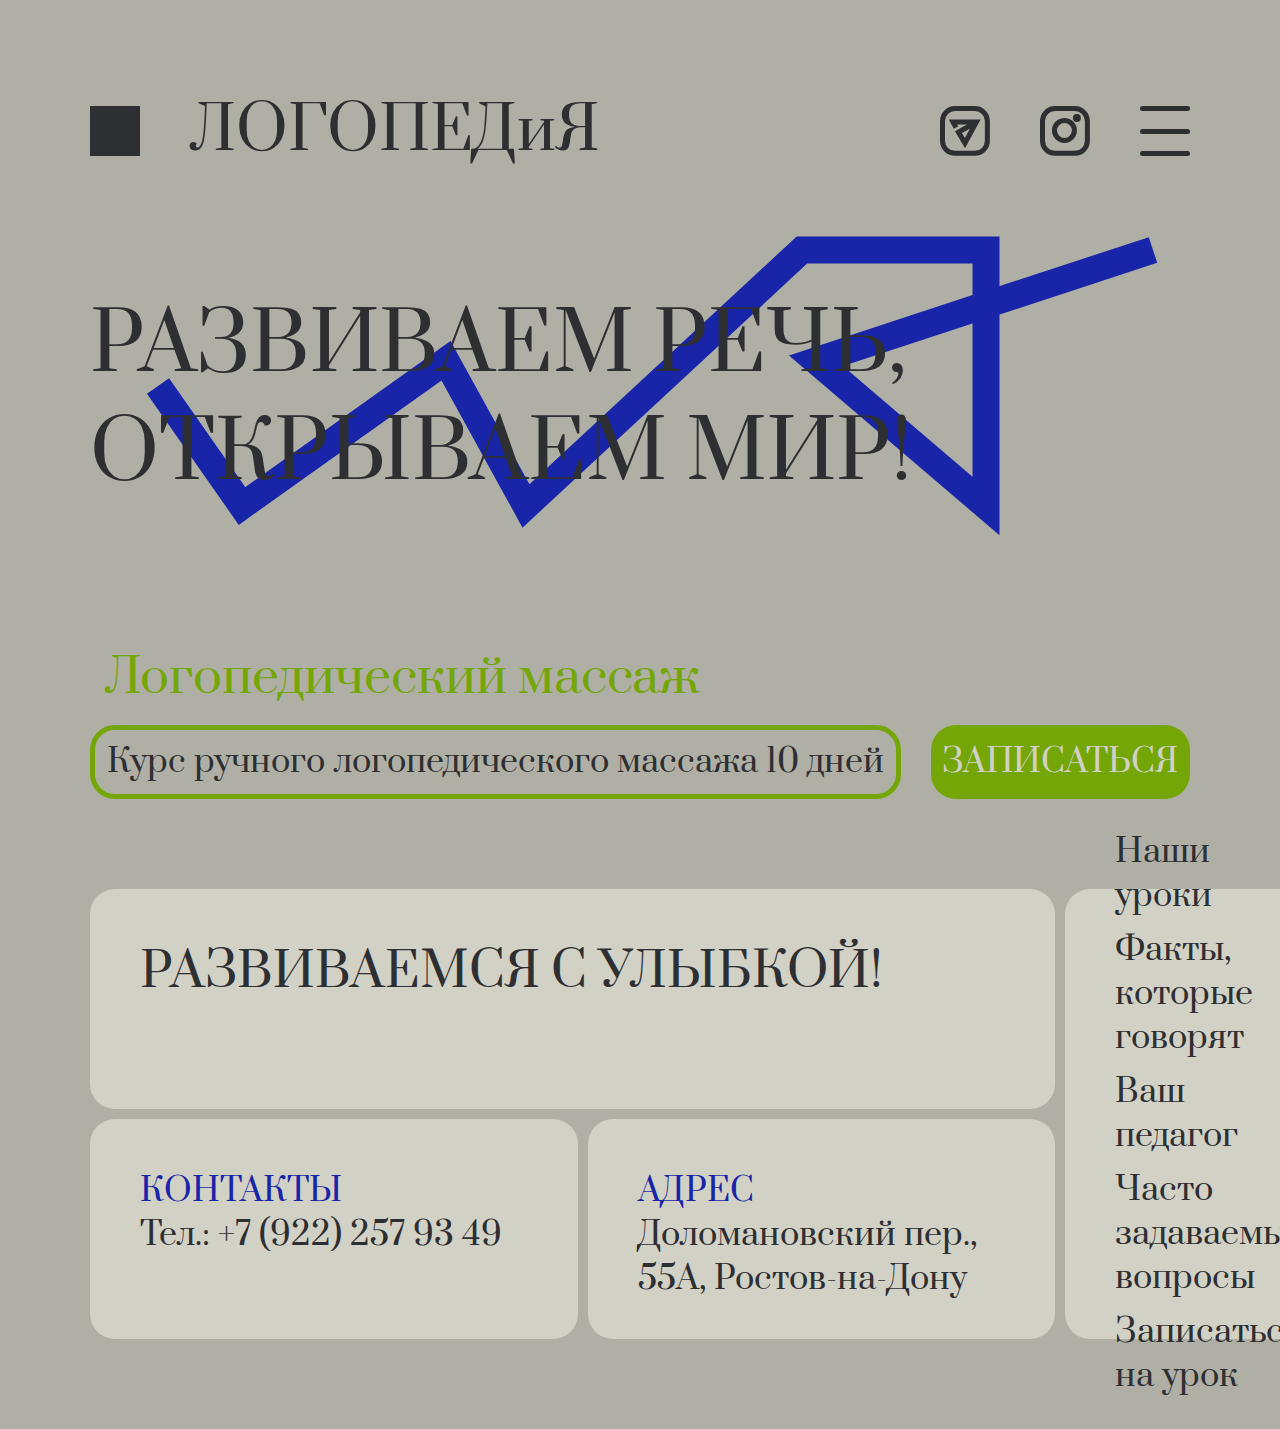
<file: pages/speech-therapy-massage.html>
<!DOCTYPE html>
<html lang="ru">

<head>
  <meta charset="UTF-8" />
  <meta name="viewport" content="width=device-width, initial-scale=1.0" />
  <title>Speech therapy massage</title>
  <link rel="stylesheet" href="../styles/root.css" />
  <link rel="stylesheet" href="../styles/footer.css" />
  <link rel="stylesheet" href="../styles/header.css" />
  <link rel="stylesheet" href="../styles/speech-therapy-massage.css" />
  <link rel="preconnect" href="https://fonts.googleapis.com">
  <link rel="preconnect" href="https://fonts.gstatic.com" crossorigin>
  <link href="https://fonts.googleapis.com/css2?family=Oswald:wght@200..700&family=Prata&display=swap" rel="stylesheet">
</head>

<body class="prata-regular">
  <header class="header">
    <div class="items-wrapper">
      <div class="logotip">
        <div class="logotip__img">
          <svg width="50" height="50" viewBox="0 0 50 50" fill="none" xmlns="http://www.w3.org/2000/svg">
            <rect width="50" height="50" fill="#2E2F32" />
          </svg>
        </div>
        <div class="logotip__title fonts-size-60">
          ЛОГОПЕДиЯ
        </div>
      </div>
      <div class="navigation">
        <a href="https://t.me/govoryu24" target="_blank" class="custom-link">
          <svg width="50" height="50" viewBox="0 0 50 50" fill="none" xmlns="http://www.w3.org/2000/svg">
            <rect x="2.5" y="2.5" width="44.8682" height="44.8682" rx="12.5" stroke="currentColor" stroke-width="5" />
            <path d="M15.9569 21.6096L12.9648 15.9579L36.4029 15.9579L24.9332 37.0687L18.4504 26.0977L33 18"
              stroke="currentColor" stroke-width="5" />
          </svg>
        </a>
        <a href="https://www.instagram.com/logoped_elena_rnd_" target="_blank" class="custom-link">
          <svg width="50" height="50" viewBox="0 0 50 50" fill="none" xmlns="http://www.w3.org/2000/svg">
            <rect x="2.5" y="2.5" width="44.8682" height="44.8682" rx="12.5" stroke="currentColor" stroke-width="5" />
            <circle cx="24.4358" cy="24.4358" r="9.96706" stroke="currentColor" stroke-width="5" />
            <circle cx="36.9025" cy="11.968" r="2.5" fill="currentColor" stroke="currentColor" stroke-width="2.97892" />
          </svg>
        </a>
        <div class="menu">
          <input type="checkbox" id="burger-checkbox" class="burger-checkbox">
          <label for="burger-checkbox" class="burger"></label>
          <ul class="menu-list">
            <li class="line">
            </li>
            <li><a href="/pages/index.html#start" class="menu-item custom-link">Наши уроки</a>
            <li>
            <li><a href="/pages/index.html#facts" class="menu-item custom-link">Факты, которые
                говорят</a>
            <li>
            <li><a href="/pages/index.html#teacher" class="menu-item custom-link">Ваш педагог</a>
            <li>
            <li><a href="/pages/index.html#questions" class="menu-item custom-link">Часто задаваемые
                вопросы</a>
            <li>
            <li><a href="/pages/sign-up-for-a-lesson.html" class="menu-item custom-link">Записаться
                на урок</a>
            <li>
          </ul>
        </div>
      </div>
    </div>
    <div class="losung-header fonts-size-80">
      РАЗВИВАЕМ РЕЧЬ,
    </div>
    <div class="losung-header fonts-size-80 losung-header_2">
      ОТКРЫВАЕМ МИР!
    </div>
  </header>
  <main class="speech-therapy-massage">
    <section class="logo-massage-section">
      <h2 class="logo-massage__title fonts-size-48">
        Логопедический массаж
      </h2>

      <div class="cards-wrapper">
        <div class="cards-row">
          <div class="card">
            Курс ручного логопедического массажа 10 дней
          </div>
          <a href="/pages/sign-up-for-a-lesson.html"
            class="custom-link custom-button sign-up-button fonts-size-32 prata-regular">
            ЗАПИСАТЬСЯ
          </a>
        </div>
      </div>
    </section>
  </main>

  <footer class="footer">
    <div class="cards-wrapper cards-wrapper_main">
      <div class="cards-wrapper cards-wrapper_column">
        <div class="card card_slogan fonts-size-48">
          РАЗВИВАЕМСЯ С УЛЫБКОЙ!
        </div>

        <div class="cards-wrapper">
          <div class="card card_telephone">
            <div class="card_telephone-title">
              КОНТАКТЫ
            </div>
            <div>
              Тел.: +7 (922) 257 93 49
            </div>
          </div>

          <div class="card card_address">
            <div class="card_address-title">
              АДРЕС
            </div>
            <div>
              Доломановский пер., 55А, Ростов-на-Дону
            </div>
          </div>
        </div>
      </div>

      <div class="card card_navigation">
        <a href="/pages/index.html#start" class="custom-link">
          Наши уроки
        </a>
        <a href="/pages/index.html#facts" class="custom-link">
          Факты, которые говорят
        </a>
        <a href="/pages/index.html#teacher" class="custom-link">
          Ваш педагог
        </a>
        <a href="/pages/index.html#questions" class="custom-link">
          Часто задаваемые вопросы
        </a>
        <a href="/pages/sign-up-for-a-lesson.html" class="custom-link">
          Записаться на урок
        </a>
      </div>

      <div class="cards-wrapper cards-wrapper_social cards-wrapper_column">
        <div class="card card_social">
          <a href="https://t.me/govoryu24" target="_blank" class="custom-link"><svg width="107" height="107"
              viewBox="0 0 107 107" fill="none" xmlns="http://www.w3.org/2000/svg">
              <rect x="4" y="4" width="98.6667" height="98.6667" rx="21" stroke="currentColor" stroke-width="8" />
              <path d="M34.1324 46.2221L27.7324 34.1333L77.8658 34.1333L53.3324 79.2888L39.4658 55.8221L72.5 37.5"
                stroke="currentColor" stroke-width="8" />
            </svg>
          </a>
        </div>
        <div class="card card_social">
          <a href="https://www.instagram.com/logoped_elena_rnd_" target="_blank" class="custom-link"><svg width="107"
              height="107" viewBox="0 0 107 107" fill="none" xmlns="http://www.w3.org/2000/svg">
              <rect x="4" y="4" width="98.6667" height="98.6667" rx="21" stroke="currentColor" stroke-width="8" />
              <circle cx="52.2668" cy="52.2668" r="22.6667" stroke="currentColor" stroke-width="8" />
              <circle cx="82.9332" cy="23.6002" r="8.53333" fill="currentColor" />
            </svg>
          </a>
        </div>

      </div>
    </div>

  </footer>
</body>

</html>
</file>
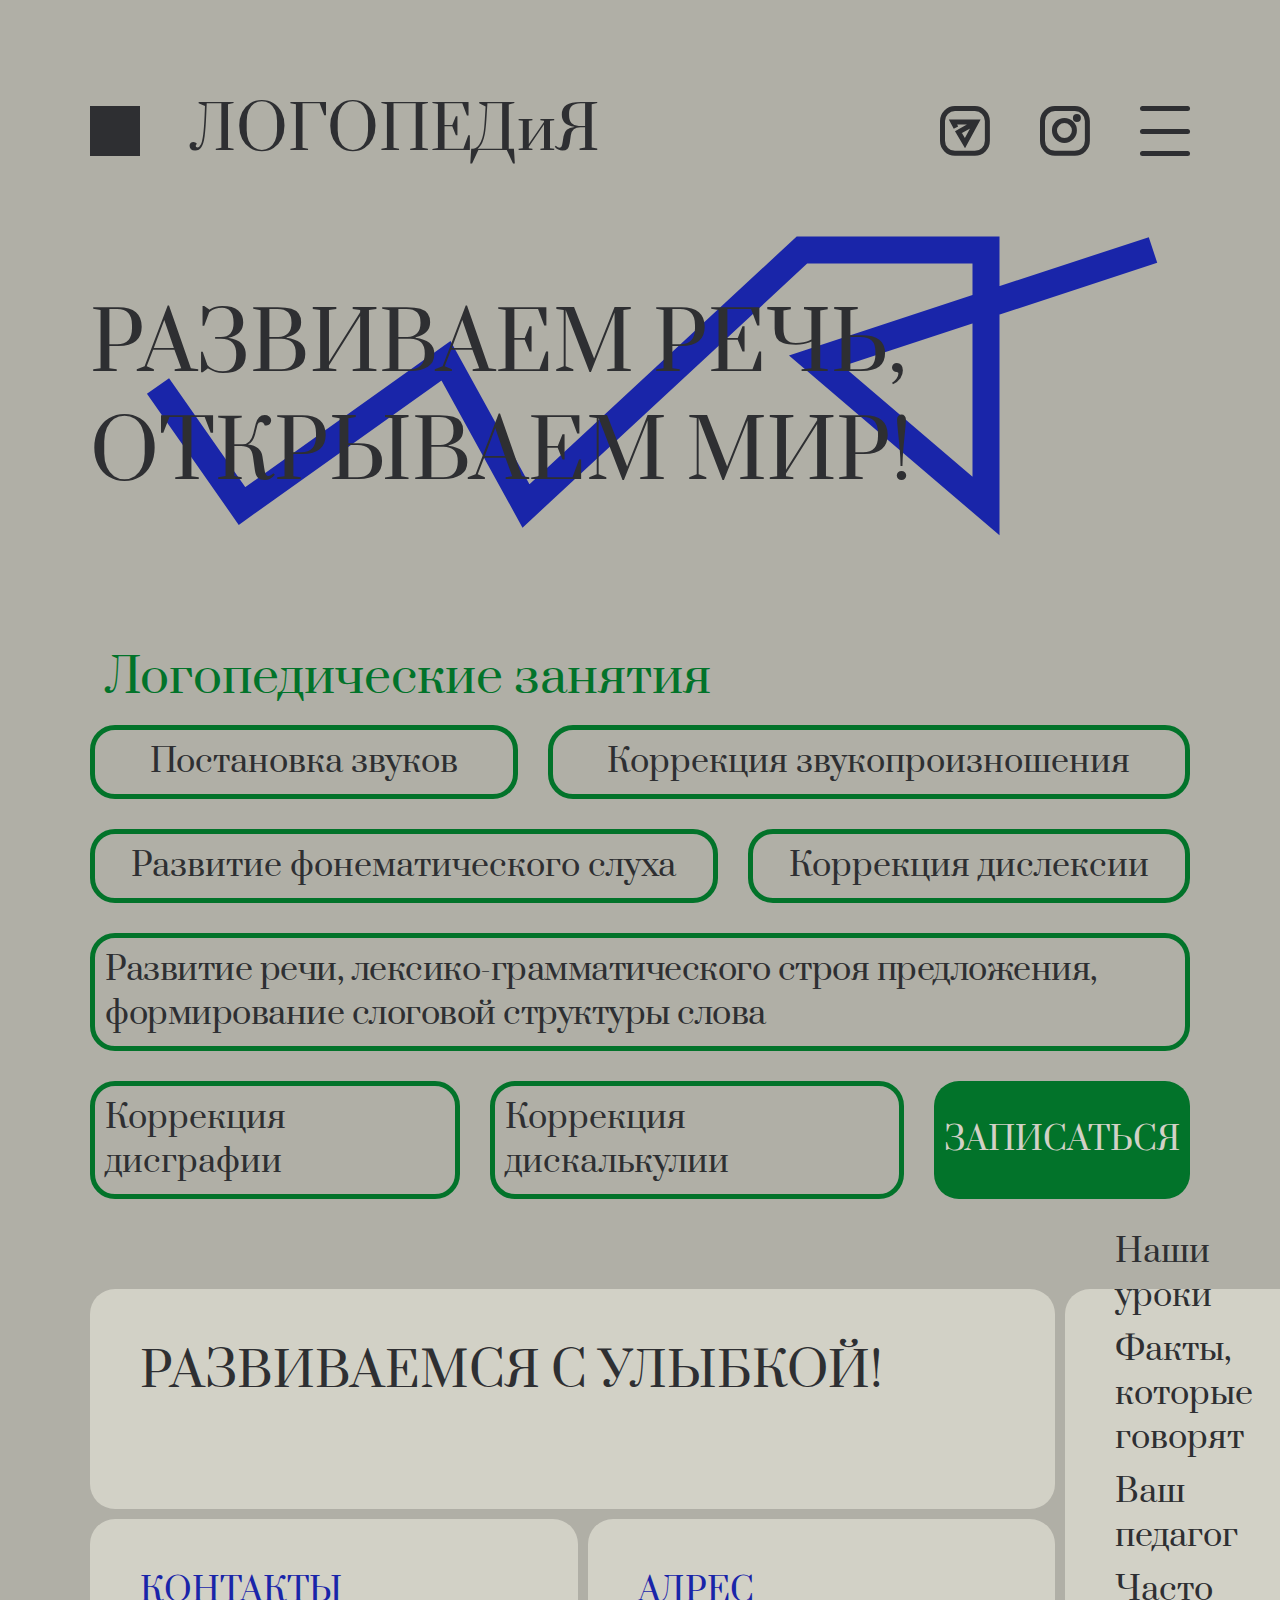
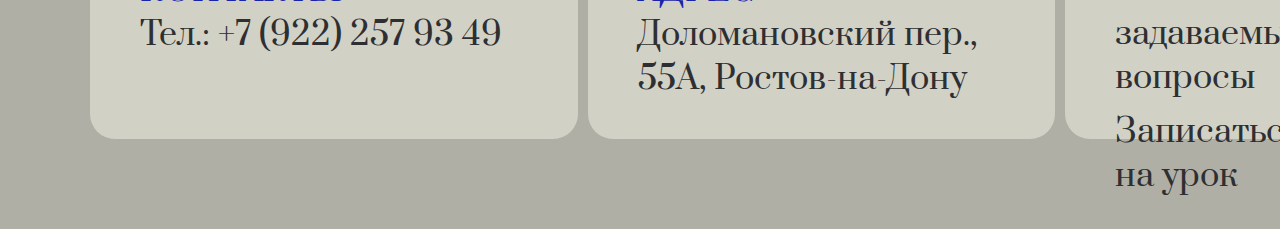
<file: pages/speech-therapy-sessions.html>
<!DOCTYPE html>
<html lang="ru">

<head>
  <meta charset="UTF-8" />
  <meta name="viewport" content="width=device-width, initial-scale=1.0" />
  <title>Speech therapy sessions</title>
  <link rel="stylesheet" href="../styles/root.css" />
  <link rel="stylesheet" href="../styles/footer.css" />
  <link rel="stylesheet" href="../styles/header.css" />
  <link rel="stylesheet" href="../styles/speech-therapy-sessions.css" />
  <link rel="preconnect" href="https://fonts.googleapis.com">
  <link rel="preconnect" href="https://fonts.gstatic.com" crossorigin>
  <link href="https://fonts.googleapis.com/css2?family=Oswald:wght@200..700&family=Prata&display=swap" rel="stylesheet">
</head>

<body class="prata-regular">
  <header class="header">
    <div class="items-wrapper">
      <div class="logotip">
        <div class="logotip__img">
          <svg width="50" height="50" viewBox="0 0 50 50" fill="none" xmlns="http://www.w3.org/2000/svg">
            <rect width="50" height="50" fill="#2E2F32" />
          </svg>
        </div>
        <div class="logotip__title fonts-size-60">
          ЛОГОПЕДиЯ
        </div>
      </div>
      <div class="navigation">
        <a href="https://t.me/govoryu24" target="_blank" class="custom-link">
          <svg width="50" height="50" viewBox="0 0 50 50" fill="none" xmlns="http://www.w3.org/2000/svg">
            <rect x="2.5" y="2.5" width="44.8682" height="44.8682" rx="12.5" stroke="currentColor" stroke-width="5" />
            <path d="M15.9569 21.6096L12.9648 15.9579L36.4029 15.9579L24.9332 37.0687L18.4504 26.0977L33 18"
              stroke="currentColor" stroke-width="5" />
          </svg>
        </a>
        <a href="https://www.instagram.com/logoped_elena_rnd_" target="_blank" class="custom-link">
          <svg width="50" height="50" viewBox="0 0 50 50" fill="none" xmlns="http://www.w3.org/2000/svg">
            <rect x="2.5" y="2.5" width="44.8682" height="44.8682" rx="12.5" stroke="currentColor" stroke-width="5" />
            <circle cx="24.4358" cy="24.4358" r="9.96706" stroke="currentColor" stroke-width="5" />
            <circle cx="36.9025" cy="11.968" r="2.5" fill="currentColor" stroke="currentColor" stroke-width="2.97892" />
          </svg>
        </a>
        <div class="menu">
          <input type="checkbox" id="burger-checkbox" class="burger-checkbox">
          <label for="burger-checkbox" class="burger"></label>
          <ul class="menu-list">
            <li class="line">
            </li>
            <li><a href="/pages/index.html#start" class="menu-item custom-link">Наши уроки</a>
            <li>
            <li><a href="/pages/index.html#facts" class="menu-item custom-link">Факты, которые
                говорят</a>
            <li>
            <li><a href="/pages/index.html#teacher" class="menu-item custom-link">Ваш педагог</a>
            <li>
            <li><a href="/pages/index.html#questions" class="menu-item custom-link">Часто задаваемые
                вопросы</a>
            <li>
            <li><a href="/pages/sign-up-for-a-lesson.html" class="menu-item custom-link">Записаться
                на урок</a>
            <li>
          </ul>
        </div>
      </div>
    </div>
    <div class="losung-header fonts-size-80">
      РАЗВИВАЕМ РЕЧЬ,
    </div>
    <div class="losung-header fonts-size-80 losung-header_2">
      ОТКРЫВАЕМ МИР!
    </div>
  </header>
  <main class="speech-therapy-sessions">
    <section class="logo-lessons-section">
      <h2 class="logo-lessons__title fonts-size-48">
        Логопедические занятия
      </h2>

      <div class="cards-wrapper">
        <div class="cards-row">
          <div class="card">
            Постановка звуков
          </div>
          <div class="card">
            Коррекция звукопроизношения
          </div>
        </div>

        <div class="cards-row">
          <div class="card">
            Развитие фонематического слуха
          </div>
          <div class="card">
            Коррекция дислексии
          </div>
        </div>

        <div class="cards-row">
          <div class="card card_1">
            Развитие речи, лексико-грамматического строя предложения, формирование слоговой структуры слова
          </div>
        </div>

        <div class="cards-row">
          <div class="card">
            Коррекция дисграфии
          </div>
          <div class="card">
            Коррекция дискалькулии
          </div>
          <a href="/pages/sign-up-for-a-lesson.html"
            class="custom-link custom-button sign-up-button fonts-size-32 prata-regular">
            ЗАПИСАТЬСЯ
          </a>
        </div>
      </div>
    </section>
  </main>

  <footer class="footer">
    <div class="cards-wrapper cards-wrapper_main">
      <div class="cards-wrapper cards-wrapper_column">
        <div class="card card_slogan fonts-size-48">
          РАЗВИВАЕМСЯ С УЛЫБКОЙ!
        </div>

        <div class="cards-wrapper">
          <div class="card card_telephone">
            <div class="card_telephone-title">
              КОНТАКТЫ
            </div>
            <div>
              Тел.: +7 (922) 257 93 49
            </div>
          </div>

          <div class="card card_address">
            <div class="card_address-title">
              АДРЕС
            </div>
            <div>
              Доломановский пер., 55А, Ростов-на-Дону
            </div>
          </div>
        </div>
      </div>

      <div class="card card_navigation">
        <a href="/pages/index.html#start" class="custom-link">
          Наши уроки
        </a>
        <a href="/pages/index.html#facts" class="custom-link">
          Факты, которые говорят
        </a>
        <a href="/pages/index.html#teacher" class="custom-link">
          Ваш педагог
        </a>
        <a href="/pages/index.html#questions" class="custom-link">
          Часто задаваемые вопросы
        </a>
        <a href="/pages/sign-up-for-a-lesson.html" class="custom-link">
          Записаться на урок
        </a>
      </div>

      <div class="cards-wrapper cards-wrapper_social cards-wrapper_column">
        <div class="card card_social">
          <a href="https://t.me/govoryu24" target="_blank" class="custom-link"><svg width="107" height="107"
              viewBox="0 0 107 107" fill="none" xmlns="http://www.w3.org/2000/svg">
              <rect x="4" y="4" width="98.6667" height="98.6667" rx="21" stroke="currentColor" stroke-width="8" />
              <path d="M34.1324 46.2221L27.7324 34.1333L77.8658 34.1333L53.3324 79.2888L39.4658 55.8221L72.5 37.5"
                stroke="currentColor" stroke-width="8" />
            </svg>
          </a>
        </div>
        <div class="card card_social">
          <a href="https://www.instagram.com/logoped_elena_rnd_" target="_blank" class="custom-link"><svg width="107"
              height="107" viewBox="0 0 107 107" fill="none" xmlns="http://www.w3.org/2000/svg">
              <rect x="4" y="4" width="98.6667" height="98.6667" rx="21" stroke="currentColor" stroke-width="8" />
              <circle cx="52.2668" cy="52.2668" r="22.6667" stroke="currentColor" stroke-width="8" />
              <circle cx="82.9332" cy="23.6002" r="8.53333" fill="currentColor" />
            </svg>
          </a>
        </div>

      </div>
    </div>

  </footer>
</body>

</html>
</file>
<file: styles/root.css>
:root{
  --color-grey: #B0AFA6;
  --color-dark-grey: #636462;
  --color-white: #D2D1C6;
  --color-blue: #1925A9;
  --color-green: #02732A;
  --color-black: #2E2F32;
  --color-lightgreen: #74A608;
  --color-red: #D6493C;
  --indent-s: 10px;
  --indent-m: 20px;
  --indent-l: 30px;
  --indent-xl: 50px;
}

body {
  margin: 0;
  background-color: var(--color-grey);
  padding: 90px;
  font-size: 32px;
  color: var(--color-black);
}

img,
svg {
  vertical-align: middle;
}

*{
  box-sizing:border-box ;
}

.prata-regular {
  font-family: "Prata", serif;
  font-weight: 400;
  font-style: normal;
}

.fonts-size-24 {
  font-size: 24px;
}

.fonts-size-32 {
  font-size: 32px;
}

.fonts-size-48 {
  font-size: 48px;
}

.fonts-size-60 {
  font-size: 60px;
}

.fonts-size-80 {
  font-size: 80px;
}

.custom-button {
  cursor: pointer;
  display: flex;
  align-items: center;
  justify-content: center;
  background-color: var(--color-blue);
  padding: 30px;
  color: var(--color-white);
  border-radius: 25px;
  border-style: none;
}

.custom-button:hover {
  background-color: var(--color-black);
  transition: all 300ms ease-out;
}

.custom-link {
  color: var(--color-black);
  text-decoration: none;
}

.custom-link:hover {
  color: var(--color-blue);
  transition: color 300ms ease-out;
}

.text-color-blue {
  color: var(--color-blue);
}

.fields-select-one {
  display: grid;
  width: 100%;
  gap: var(--indent-l);
}

.fields-select-one.cols-2{
  grid-template-columns: 1fr 1fr;
}


.fields-select-one.cols-3{
  grid-template-columns: 1fr 1fr 1fr;
}

.fields-select-one.cols-4{
  grid-template-columns: 1fr 1fr 1fr 1fr;
}

.fields-select-one input {
  position: absolute;
  visibility: hidden;
}

.fields-select-one .legend {
  text-align: start;
  margin: 0;
}

.fields-select-one .legend.cols-2 {
  grid-column-start: 1;
  grid-column-end: 3;
}

.fields-select-one .legend.cols-3 {
  grid-column-start: 1;
  grid-column-end: 4;
}

.fields-select-one .legend.cols-4 {
  grid-column-start: 1;
  grid-column-end: 5;
}

.fields-select-one .legend.cols-7 {
  grid-column-start: 1;
  grid-column-end: 8;
}

.fields-select-one .fields-select-one-title {
  padding: 10px;
  border: solid 5px var(--color-black);
  border-radius: 25px;
}



.fields-select-one input:checked + .fields-select-one-title {
  border: solid 5px var(--color-blue);
}

 .field-entry-block {
  height: 72px;
  border-radius: 25px;
  border: solid 5px var(--color-black);
  background: transparent;
  text-align: left;
  display: grid;
  align-items: start;
  justify-content: start;
  gap: var(--indent-s);
  padding: 10px;
 }
</file>
<file: styles/footer.css>
.footer .cards-wrapper{
  display: flex;
  flex-wrap: nowrap;
  gap: var(--indent-s);
  justify-content: space-between;
}

.footer .cards-wrapper_main{
  align-items: stretch;
}

.footer .cards-wrapper_contacts{
  width: 965px;
  height: 220px;
}

.footer .cards-wrapper_column{
  display: flex;
  flex-direction: column;
}

.footer .card{
  border-radius: 25px;
  background-color: var(--color-white);
  padding: 50px;
}

.footer .card_slogan{
  height: 220px;
  flex-grow: 1;
}

.footer .card_telephone{
  width: 488px;
  height: 220px;
}

.footer .card_address{
  width: 467px;
  height: 220px;
}

.footer .card_navigation{
  width: 495px;
  height: 450px;
  display: flex;
  flex-direction: column;
  justify-content: center;
  gap: var(--indent-s);
  padding: 50px;
  flex-grow: 1;
}

.footer .card_social{
  width: 220px;
  height: 220px;
  display: flex;
  justify-content: center;
  align-items: center;
}

.footer .card_telephone-title, 
.footer .card_address-title{
  color: var(--color-blue);
}
</file>
<file: styles/header.css>
.header{
  position: relative;
  min-height: 450px;
  background: url("../images/image2.svg") bottom right no-repeat;
}

.header .items-wrapper {
  display: flex;
  flex-wrap: nowrap;
  align-items: center;
  justify-content: space-between;
  width: 100%;
}

.header .header-background {
  position: absolute;
  right: 0;
  top: 140px;
}

.header .losung-header {
  margin-top: 120px;
  z-index: 10;
}
.header .losung-header_2 {
  margin: 0;
}

.header .logotip {
  display: flex;
  flex-wrap: nowrap;
  align-items: center;
  gap: var(--indent-xl);
}

.header .logotip__img {

}

.header .logotip__title {
  color: var(--color-black);
}

.header .navigation {
  display: flex;
  flex-wrap: nowrap;
  gap: var(--indent-xl);
}

.header .burger-checkbox {
  position: absolute;
  visibility: hidden;
}
.header .burger {
  position: relative;
  z-index: 1;
  cursor: pointer;
  display: block;
  border: none;
  background: transparent;
  width: 50px;
  height: 50px;
}

.header .burger:hover {
  border-color: var(--color-blue);
  transition: color 300ms ease-out;
}

.header .burger::before,
.header .burger::after {
  content: '';
  left: 0;
  position: absolute;
  display: block;
  width: 100%;
  height: 5px;
  border-radius: 10px;
  background: var(--color-black);
}

.header .burger:hover::before,
.header .burger:hover::after {
  background: var(--color-blue);
  transition: all 300ms ease-out;
}

.header .burger::before {
  top: 0;
  box-shadow: 0 23px 0 var(--color-black);
}

.header .burger:hover::before {
  box-shadow: 0 23px 0 var(--color-blue);
  transition: all 300ms ease-out;
}

.header .burger::after {
  bottom: 0;
}

.header .menu-list {
  top: -44px;
  right: -50px;
  position: absolute;
  display: none;
  flex-direction: column;
  gap: var(--indent-m);
  padding: 50px;
  padding-top: 105px;
  margin: 0;
  background: var(--color-black);
  list-style-type: none;
  transition: all 300ms ease-out;
  min-width: 600px;
  border-radius: 25px;
}

.header .line {
width: 100%;
border-bottom: solid 5px var(--color-white);
border-radius: 25px;
}

.header .burger:hover ~ .menu-list .line {
  border-bottom-color: var(--color-blue);
  transition: all 300ms ease-out;
  }

.header .menu-item {
  display: block;
}

.header .menu-item.custom-link {
  color: var(--color-white);
}

.header .menu-item.custom-link:hover {
  color: var(--color-blue);
  transition: color 300ms ease-out;
}

.header .burger-checkbox:checked ~ .menu-list {
  display: flex;
}


.header .burger-checkbox:checked ~ .burger::before,
.header .burger-checkbox:checked ~ .burger::after {
  background: var(--color-white);
}

.header .burger-checkbox:checked ~ .burger::before {
  box-shadow: 0 23px 0 var(--color-white);
}


.header .burger-checkbox:checked ~ .burger:hover:before,
.header .burger-checkbox:checked ~ .burger:hover::after {
  background: var(--color-blue);
}

.header .burger-checkbox:checked ~ .burger:hover::before {
  box-shadow: 0 23px 0 var(--color-blue);
}
</file>
<file: styles/home.css>
.home .facts .title-wrapper,
.home .teacher .title-wrapper {
  display: grid;
  grid-template-columns: auto 1fr;
  margin: 0;
  font-weight: normal;
}
.home .questions .title-wrapper {
  padding-top: 148px;
  margin: 0;
  font-weight: normal;
}

.home .facts,
.home .teacher {
  display: grid;
  grid-template-columns: 1fr;
  gap: var(--indent-m);
}
.home .facts,
.home .teacher,
.home .questions{
  margin-top: 90px;
}

.home .arrow-up, 
.footer.home {
  margin-top: 45px;
}

.home .arrow-up {
  border: solid 5px var(--color-blue);
  border-radius: 25px;
  display: grid;
  justify-content: center;
  align-items: center;
  color: var(--color-blue);
  width: 90px;
  height: 90px;
}

.home .arrow-up:hover {
  color: var(--color-grey);
  background-color: var(--color-blue);
  transition: all 300ms ease-out;
}

.home .arrow-up-wrapper {
  display: grid;
  justify-content: end;
}

.home .facts .cards-wrapper {
  width: 100%;
  display: grid;
  gap: var(--indent-xl);
  grid-template-columns: repeat(4, 1fr);
}

.home .facts .card {
 background-color: var(--color-dark-grey);
 color: var(--color-white);
 border-radius: 25px;
 padding: 50px;
}

.home .facts .card:nth-child(1) {
  grid-column-start: 1;
  grid-column-end: 3;
}

.home .facts .card:nth-child(2) {
  grid-column-start: 3;
  grid-column-end: 4;
  grid-row: span 2;
}

.home .facts .card:nth-child(3) {
  grid-column-start: 4;
  grid-column-end: 5;
}

.home .facts .card:nth-child(4) {
  grid-column-start: 1;
  grid-column-end: 2;
}

.home .facts .card:nth-child(5) {
  grid-column-start: 2;
  grid-column-end: 3;
  grid-row: span 2;
  text-align: end;
}

.home .facts .card:nth-child(6) {
  grid-column-start: 4;
  grid-column-end: 5;
}

.home .facts .card:nth-child(7) {
  grid-column-start: 1;
  grid-column-end: 2;
}

.home .facts .card:nth-child(8) {
  grid-column-start: 3;
  grid-column-end: 5;
}

.home .facts .card:nth-child(2) {
  background-color: var(--color-black);
}


.home .facts .card:nth-child(5) {
  background-color: var(--color-blue);
}

.home .teacher .photo-cards-wrapper {
  width: 100%;
  display: grid;
  gap: var(--indent-s);
  grid-template-columns: 2fr 1fr 1fr 1fr;
}

.home .teacher .photo-cards-wrapper .photo-card-wrapper {
  position: relative;
  height: 786px;
}

.home .teacher .photo-cards-wrapper .photo-card-wrapper .content-wrapper {
  position: absolute;
  right: 0;
  bottom: 0;
  left: 0;
  top: 0;
  color: var(--color-white);
  border-radius: 25px;
  padding: 30px;
  display: grid;
  text-align: center;
  align-items: center;
  grid-template-rows: 120px auto;
}

.home .teacher .photo-cards-wrapper .photo-card-wrapper:not(:nth-child(1)) .content-wrapper .content__text {
  opacity: 0;
}

.home .teacher .photo-cards-wrapper .photo-card-wrapper:not(:nth-child(1)) .content-wrapper:hover > .content__text {
  opacity: 1;
}

.home .teacher .photo-cards-wrapper .photo-card-wrapper .content-wrapper:hover > .circle {
  background-color: var(--color-blue);
  color: var(--color-white);
  transition: all 300ms ease-out;
}

.home .teacher .photo-cards-wrapper .photo-card-wrapper:not(:nth-child(1)) .content-wrapper:hover {
  background-color: var(--color-black);
  transition: all 300ms ease-out;
}

.home .teacher .photo-cards-wrapper .photo-card {
  height: 786px;
  border-radius: 25px;
  width: 100%;
}

.home .teacher .photo-cards-wrapper .photo-card:hover {
  background: var(--color-black);
  color: var(--color-white);
  transition: all 300ms ease-out;
}

.home .teacher .photo-cards-wrapper .photo-card-wrapper:nth-child(1) .content-wrapper {
  grid-template-rows: 1fr;
  text-align: right;
  align-items: end;
}

.home .teacher .photo-cards-wrapper .photo-card-wrapper:nth-child(1) .photo-card {
  grid-template-rows: 1fr;
  background: url("../images/photo_1.svg") no-repeat center center /cover;
}

.home .teacher .photo-cards-wrapper .photo-card-wrapper:nth-child(2) .photo-card {
  background: url("../images/photo_2.svg") no-repeat center center /cover;
}

.home .teacher .photo-cards-wrapper .photo-card-wrapper:nth-child(3) .photo-card {
  background: url("../images/photo_3.svg") no-repeat center center /cover;
}

.home .teacher .photo-cards-wrapper .photo-card-wrapper:nth-child(4) .photo-card {
  background: url("../images/photo_4.svg") no-repeat center center /cover;
}

.home .teacher .photo-cards-wrapper .content-wrapper .circle {
  background-color: var(--color-grey);
  color: var(--color-black);
  border-radius: 100px;
  height: 120px;
  width: 120px;
  display: grid;
  text-align: center;
  align-items: center;
  align-self: flex-start;
  justify-self: start;
}

.home .questions .question-cards-wrapper {
  width: 100%;
  display: grid;
  gap: var(--indent-s);
  grid-template-columns: 650px auto;
}

.home .questions .question-card {
  background-color: var(--color-white);
  color: var(--color-black);
  border-radius: 25px;
  padding: 50px;
  padding-right: 30px;
  gap: var(--indent-xl);
  display: grid;
  grid-template-columns: 1fr auto;
  position: relative;
 }

.home .questions .question-card_banner {
  grid-template-columns: 1fr;
  grid-template-rows: 1fr auto;
  padding: 50px;
}

.home .questions .question-cards-subwrapper {
  display: grid;
  grid-template-columns: 1fr;
  gap: var(--indent-s);
}

.home .questions .checkbox-open-label {
  display: block;
  width: 76px;
  height: 76px;
  border-radius: 15px;
  background-color: var(--color-grey);
  position: relative;
  cursor: pointer;
}

.home .questions .checkbox-open-label:hover > .checkbox-open-mark {
  border-color: var(--color-blue);
  transition: color 300ms ease-out;
}

.home .questions .checkbox-open {
  position: absolute;
  visibility: hidden;
}

.home .questions .checkbox-open-mark {
  border-left: solid 5px var(--color-black);
  border-bottom: solid 5px var(--color-black);
  width: 30px;
  height: 30px;
  transform: rotate(-45deg);
  position: absolute;
  left: 22px;
  top: 17px;
  z-index: 1;
  background: transparent;
}

.home .questions .checkbox-open:checked ~ .checkbox-open-label {
  transform: rotate(180deg);
}

.home .questions .checkbox-open:checked ~ .question-card__question{
  color: var(--color-blue);
}

.home .questions .question-card__answer{
  display: none;
}

.home .questions .checkbox-open:checked ~ .question-card__answer{
  display: block;
}

.home .questions .custom-link {
  color: var(--color-white);
}

.header_home{
  background: url("../images/image1.svg") bottom right no-repeat;
  min-height: 950px;
  gap: 960px;
  padding-bottom: 90px;
}

.header_home .menu-lessons-wrapper{
  background-color: var(--color-white);
  border-radius: 25px;
  width: 100%;
  display: grid;
  gap: var(--indent-l);  
  display: grid;
  padding: 50px;
  grid-template: 
  "a a a a" 100px
  "b c d e" 90px / 1fr 1fr 1fr 1fr;
  margin-top: 245px;
}

.header_home .menu-lessons-wrapper .menu-item:nth-child(1)  {
  grid-area: a;
  border-bottom: solid 5px var(--color-grey);
  color: var(--color-blue);
}

.header_home .menu-lessons-wrapper .menu-item:nth-child(2)  {
  grid-area: b;
  border-right: solid 5px var(--color-grey);
}

.header_home .menu-lessons-wrapper .menu-item:nth-child(3)  {
  grid-area: c;
  border-right: solid 5px var(--color-grey);
  display: flex;
  justify-content: center;
}

.header_home .menu-lessons-wrapper .menu-item:nth-child(4)  {
  grid-area: d;
  display: flex;
  justify-content: center;
}

.header_home .menu-lessons-wrapper .menu-item:nth-child(5)  {
  grid-area: e;
}

.header_home .menu-lessons-wrapper .menu-item {
  color: var(--color-black);
 }

 .header_home .menu-lessons-wrapper .custom-button {
  color: var(--color-white);
  display: grid;
  justify-content: center;
  align-items: center;
 }

 .header_home .menu-lessons-wrapper .custom-button:hover {
  color: var(--color-white);
  transition: all 300ms ease-out;
 }

 .model-success-record {
  visibility: hidden;
  position: absolute;
  top: 753px;
  right: 90px;
  left: 90px;
  z-index: -10;
 }
 
 .model-success-record.open {
  visibility: visible;
  z-index: 10;
 }

 .model-success-record .success-record-wrapper {
  color: var(--color-white);
  background-color: var(--color-blue);
  border-radius: 25px;
  width: 100%;
  display: grid;
  gap: var(--indent-l);  
  display: grid;
  padding: 50px;
 }

 .model-success-record .success-record-wrapper .title {
  height: 100px;
  width: 100%;
  border-bottom: solid 5px var(--color-grey);
 }


 .model-success-record .success-record-wrapper .subtitle {
  height: 90px;
 }

 .model-success-record .success-record-wrapper .close {
  position: absolute;
  right: 50px;
  top: 50px;
  color: var(--color-grey);
  cursor: pointer;
  background-color: transparent;
  border: none;
 }

 .model-success-record .success-record-wrapper .close:hover {
  color: var(--color-dark-grey);
  transition: all 300ms ease-out;
 }

 /* .model-send-question {

 } */

 .model-send-question {
  visibility: hidden;
  position: fixed;
  top: 0px;
  right: 90px;
  left: 90px;
  bottom: 0px;
  z-index: -10;
 }
 
 .model-send-question.open {
  visibility: visible;
  z-index: 10;
 }

 .model-send-question .send-question-wrapper {
  color: var(--color-black);
  background-color: var(--color-white);
  border-radius: 25px;
  width: 1706px;
  height: 100%;
  display: grid;
  gap: var(--indent-l);  
  display: grid;
  padding: 50px;
  z-index: 2;
  gap: var(--indent-l);
 }

 .model-send-question .send-question-wrapper .title {
  height: 100px;
  width: 100%;
  border-bottom: none;
 }

 .model-send-question .send-question-wrapper .subtitle {
  height: 90px;
 }

 .model-send-question .send-question-wrapper .field-entry {
  border-radius: 25px;
 }

 .model-send-question .send-question-wrapper .button-send-question-wrapper {
  width: 100%;
  display: grid;
  justify-content: end;
 }
 .model-send-question .send-question-wrapper .button-send-question {
  color: var(--color-white);
  height: 100px;
  width: 550px;
 }

 .model-send-question .modal-fon {
  position: absolute;
  top: 0px;
  right: 0px;
  left: 0px;
  bottom: 0px;
  background-color: var(--color-grey);
  z-index: 1;
  display: grid;
  align-items: center;
  justify-content: center;
  padding: 90px;
 }

 .model-send-question .send-question-wrapper .field-entry-wrapper {
  display: grid;
  grid-template-rows: 1fr;
  gap: var(--indent-s);
 }

 .model-send-question .send-question-wrapper .field-entry-block_text {
  height: 150px;
 }
</file>
<file: styles/preparation-for-school.css>
.preparation-for-school{
  margin-top: 90px;
}

.preparation-for-school .logo-school-section{
  padding-bottom: 90px;
}

.preparation-for-school .logo-school-section .logo-school__title{
  padding: 15px;
  color: var(--color-red);
  margin: 0;
  font-weight: normal;
}

.preparation-for-school .logo-school-section .cards-wrapper {
  display: flex;
  flex-direction: column;
  gap: var(--indent-l);
}

.preparation-for-school .logo-school-section .cards-row {
  display: flex;
  flex-wrap: nowrap;
  width: 100%;
  gap: var(--indent-l);
}

.preparation-for-school .logo-school-section .card {
  flex-grow: 1;
  border: solid var(--color-red) 5px;
  border-radius: 25px;
  padding: 10px;
  display: flex;
  justify-content: center;
  align-items: center;
}

.preparation-for-school .logo-school-section .card_1 {
  letter-spacing: -0.5px;
}

.preparation-for-school .logo-school-section .sign-up-button {
  flex-grow: 1;
  background-color: var(--color-red);
  color: var(--color-white);
  border-radius: 25px;
  padding: 10px;
  border: none;
}

.preparation-for-school .logo-school-section .sign-up-button:hover {
  background-color: var(--color-black);
}
</file>
<file: styles/sign-up-for-a-lesson.css>
.sign-up-for-a-lesson .sign-up-for-a-lesson-form {
  display: flex;
  flex-direction: column;  
  gap: var(--indent-s);
  margin: 90px 0;
}

.sign-up-for-a-lesson .sign-up-for-a-lesson-form .row {
  gap: var(--indent-s)
}

.sign-up-for-a-lesson .sign-up-for-a-lesson-form .col {
  background-color: var(--color-white);
  padding: 30px;
  border-radius: 25px;
  position: relative;
}

.sign-up-for-a-lesson .sign-up-for-a-lesson-form .sign-up-for-a-lesson-form-body .col{
  height: 777px;
}

.sign-up-for-a-lesson .sign-up-for-a-lesson-form .section-checkbox {
  position: absolute;
  visibility: hidden;
}


.sign-up-for-a-lesson .sign-up-for-a-lesson-form .section-checkbox-title {
  cursor: pointer;
  display: block;
  position: absolute;
  display: flex;
  align-items: end;
  padding-left: 30px;
  left: 0;
  bottom: 0;
  top: 0;
  right: 0;
  font-size: 200px;
  color: var(--color-grey); 
}

.sign-up-for-a-lesson .sign-up-for-a-lesson-form .section-checkbox-title svg:hover {
  color: var(--color-blue);
  transition: all 300ms ease-out;
}



.sign-up-for-a-lesson .sign-up-for-a-lesson-form .section-checkbox:checked ~ .section-checkbox-title {
  color: var(--color-black);
}


.sign-up-for-a-lesson .sign-up-for-a-lesson-form .section-subform{
  display: none;
}

.sign-up-for-a-lesson .sign-up-for-a-lesson-form .section-checkbox:checked ~ .section-subform {
  position: relative;
  display: flex;
  flex-direction: column;
  align-items: end;
  width: 800px;
  z-index: 1;
}

.sign-up-for-a-lesson .sign-up-for-a-lesson-form .input-wrapper{
 width: 100%;
}

.sign-up-for-a-lesson .sign-up-for-a-lesson-form .input-wrapper input::placeholder{
  color:  var(--color-white);
 }

.sign-up-for-a-lesson .sign-up-for-a-lesson-form .input-wrapper:nth-child(3),
.sign-up-for-a-lesson .sign-up-for-a-lesson-form .input-wrapper:nth-child(4) {
  width: 60%; 
}

.sign-up-for-a-lesson .sign-up-for-a-lesson-form .section-3-subform .title-time {
  align-self: end;
  justify-self: end;
  width: 73.5%; 
}

.sign-up-for-a-lesson .sign-up-for-a-lesson-form .section-4-subform .input-wrapper {
  display: grid;
  gap: var(--indent-l);
}

.sign-up-for-a-lesson .sign-up-for-a-lesson-form .section-3-subform .line-date-of-week {
  border-bottom: solid 5px var(--color-black);
  width: 100%;
  border-radius: 25px;
}

.sign-up-for-a-lesson .sign-up-for-a-lesson-form .section-3-subform .date-of-week-checkbox-title {
  display: grid;
  gap: var(--indent-s);
}

.sign-up-for-a-lesson .sign-up-for-a-lesson-form .section-4-subform .custom-button {
  color: var(--color-white);
}

.sign-up-for-a-lesson .sign-up-for-a-lesson-form .section-4-subform .custom-button:hover {
  background-color: var(--color-black);
  transition: all 300ms ease-out;
}
</file>
<file: styles/speech-therapy-massage.css>
.speech-therapy-massage{
  margin-top: 90px;
}

.speech-therapy-massage .logo-massage-section{
  padding-bottom: 90px;
}

.speech-therapy-massage .logo-massage-section .logo-massage__title{
  padding: 15px;
  color: var(--color-lightgreen);
  margin: 0;
  font-weight: normal;
}

.speech-therapy-massage .logo-massage-section .cards-wrapper {
  display: flex;
  flex-direction: column;
  gap: var(--indent-l);
}

.speech-therapy-massage .logo-massage-section .cards-row {
  display: flex;
  flex-wrap: nowrap;
  width: 100%;
  gap: var(--indent-l);
}

.speech-therapy-massage .logo-massage-section .card {
  flex-grow: 1;
  border: solid var(--color-lightgreen) 5px;
  border-radius: 25px;
  padding: 10px;
  display: flex;
  justify-content: center;
  align-items: center;
}

.speech-therapy-massage .logo-massage-section .card_1 {
  letter-spacing: -0.5px;
}

.speech-therapy-massage .logo-massage-section .sign-up-button {
  flex-grow: 1;
  background-color: var(--color-lightgreen);
  color: var(--color-white);
  border-radius: 25px;
  padding: 10px;
  border: none;
}

.speech-therapy-massage .logo-massage-section .sign-up-button:hover {
  background-color: var(--color-black);
}
</file>
<file: styles/speech-therapy-sessions.css>
.speech-therapy-sessions{
  margin-top: 90px;
}

.speech-therapy-sessions .logo-lessons-section{
  padding-bottom: 90px;
}

.speech-therapy-sessions .logo-lessons-section .logo-lessons__title{
  padding: 15px;
  color: var(--color-green);
  margin: 0;
  font-weight: normal;
}

.speech-therapy-sessions .logo-lessons-section .cards-wrapper {
  display: flex;
  flex-direction: column;
  gap: var(--indent-l);
}

.speech-therapy-sessions .logo-lessons-section .cards-row {
  display: flex;
  flex-wrap: nowrap;
  width: 100%;
  gap: var(--indent-l);
}

.speech-therapy-sessions .logo-lessons-section .card {
  flex-grow: 1;
  border: solid var(--color-green) 5px;
  border-radius: 25px;
  padding: 10px;
  display: flex;
  justify-content: center;
  align-items: center;
}

.speech-therapy-sessions .logo-lessons-section .card_1 {
  letter-spacing: -0.5px;
}

.speech-therapy-sessions .logo-lessons-section .sign-up-button {
  flex-grow: 1;
  background-color: var(--color-green);
  color: var(--color-white);
  border-radius: 25px;
  padding: 10px;
  border: none;
}

.speech-therapy-sessions .logo-lessons-section .sign-up-button:hover {
  background-color: var(--color-black);
}
</file>
<file: styles/bootstrap/index.css>
@import "./bootstrap-utilities.css";
@import "./bootstrap-reboot.css";
@import "./bootstrap-grid.css";
@import "./bootstrap.css";
</file>
